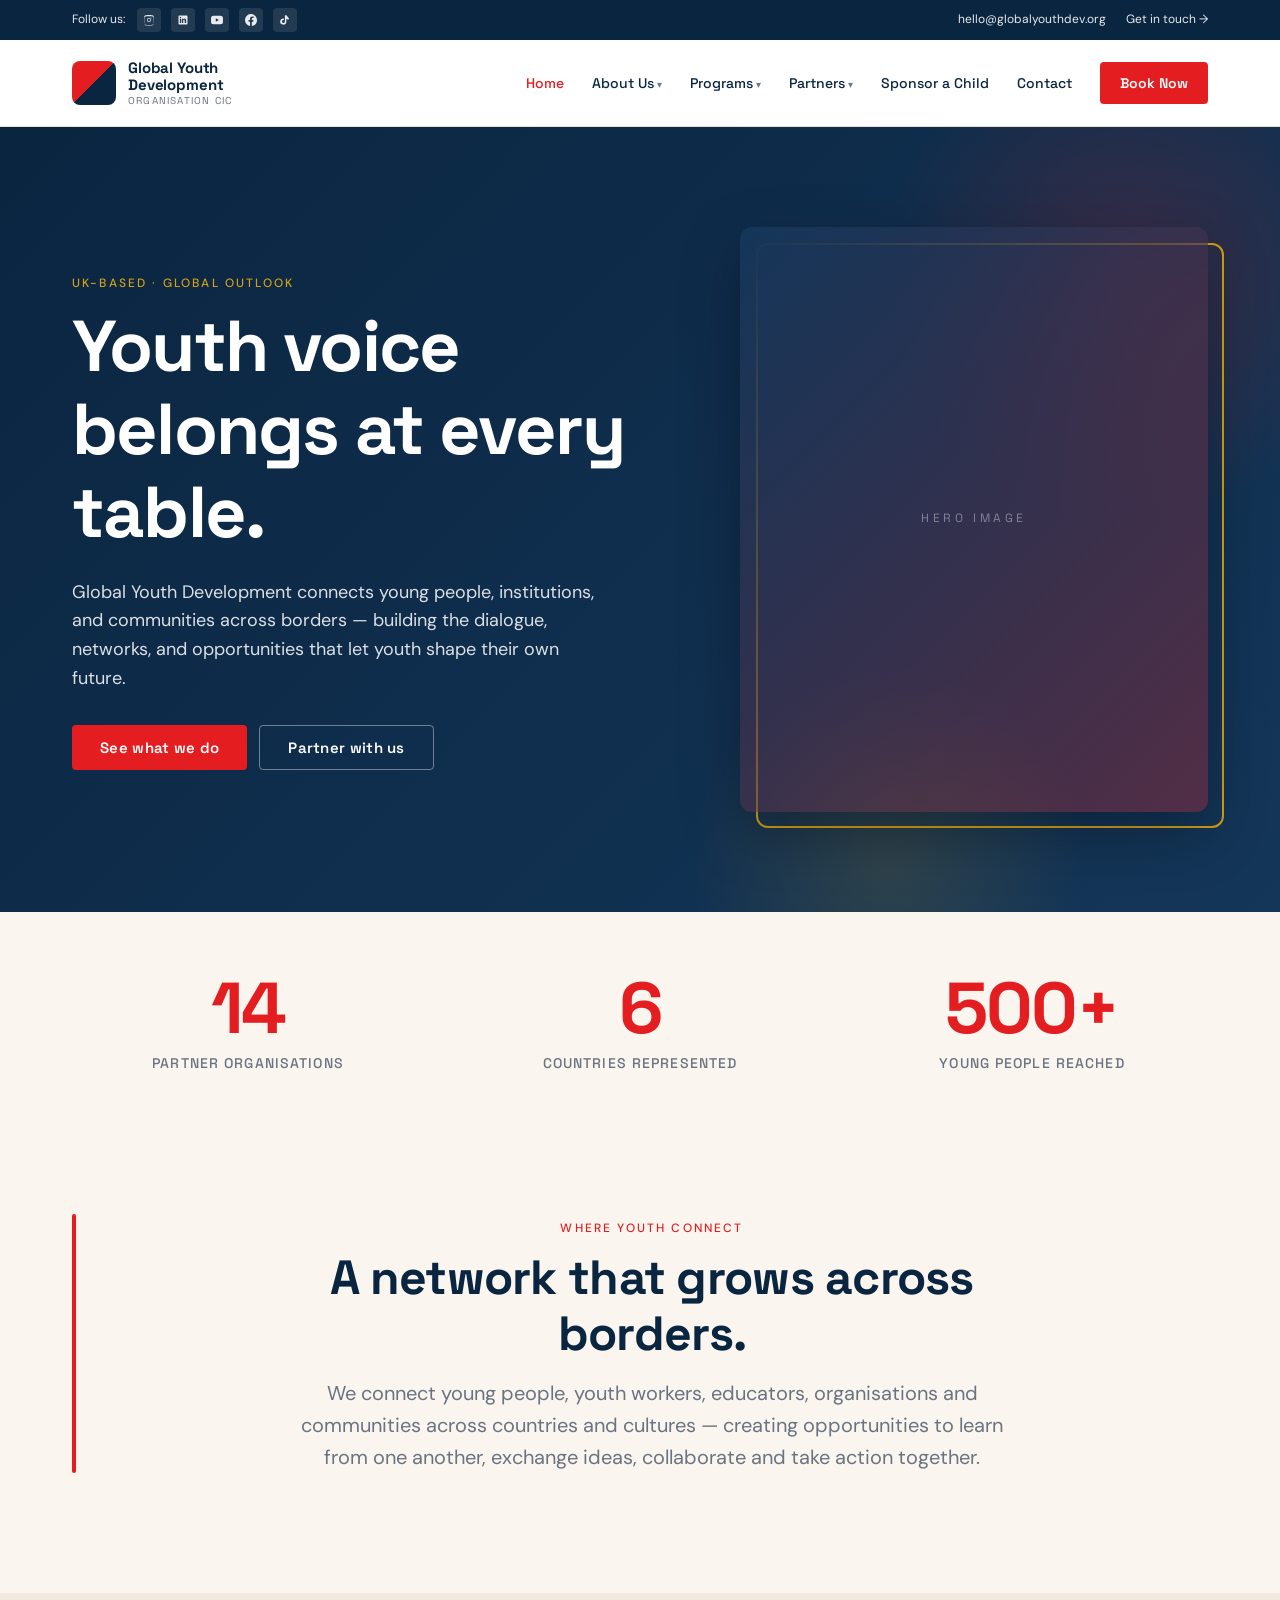
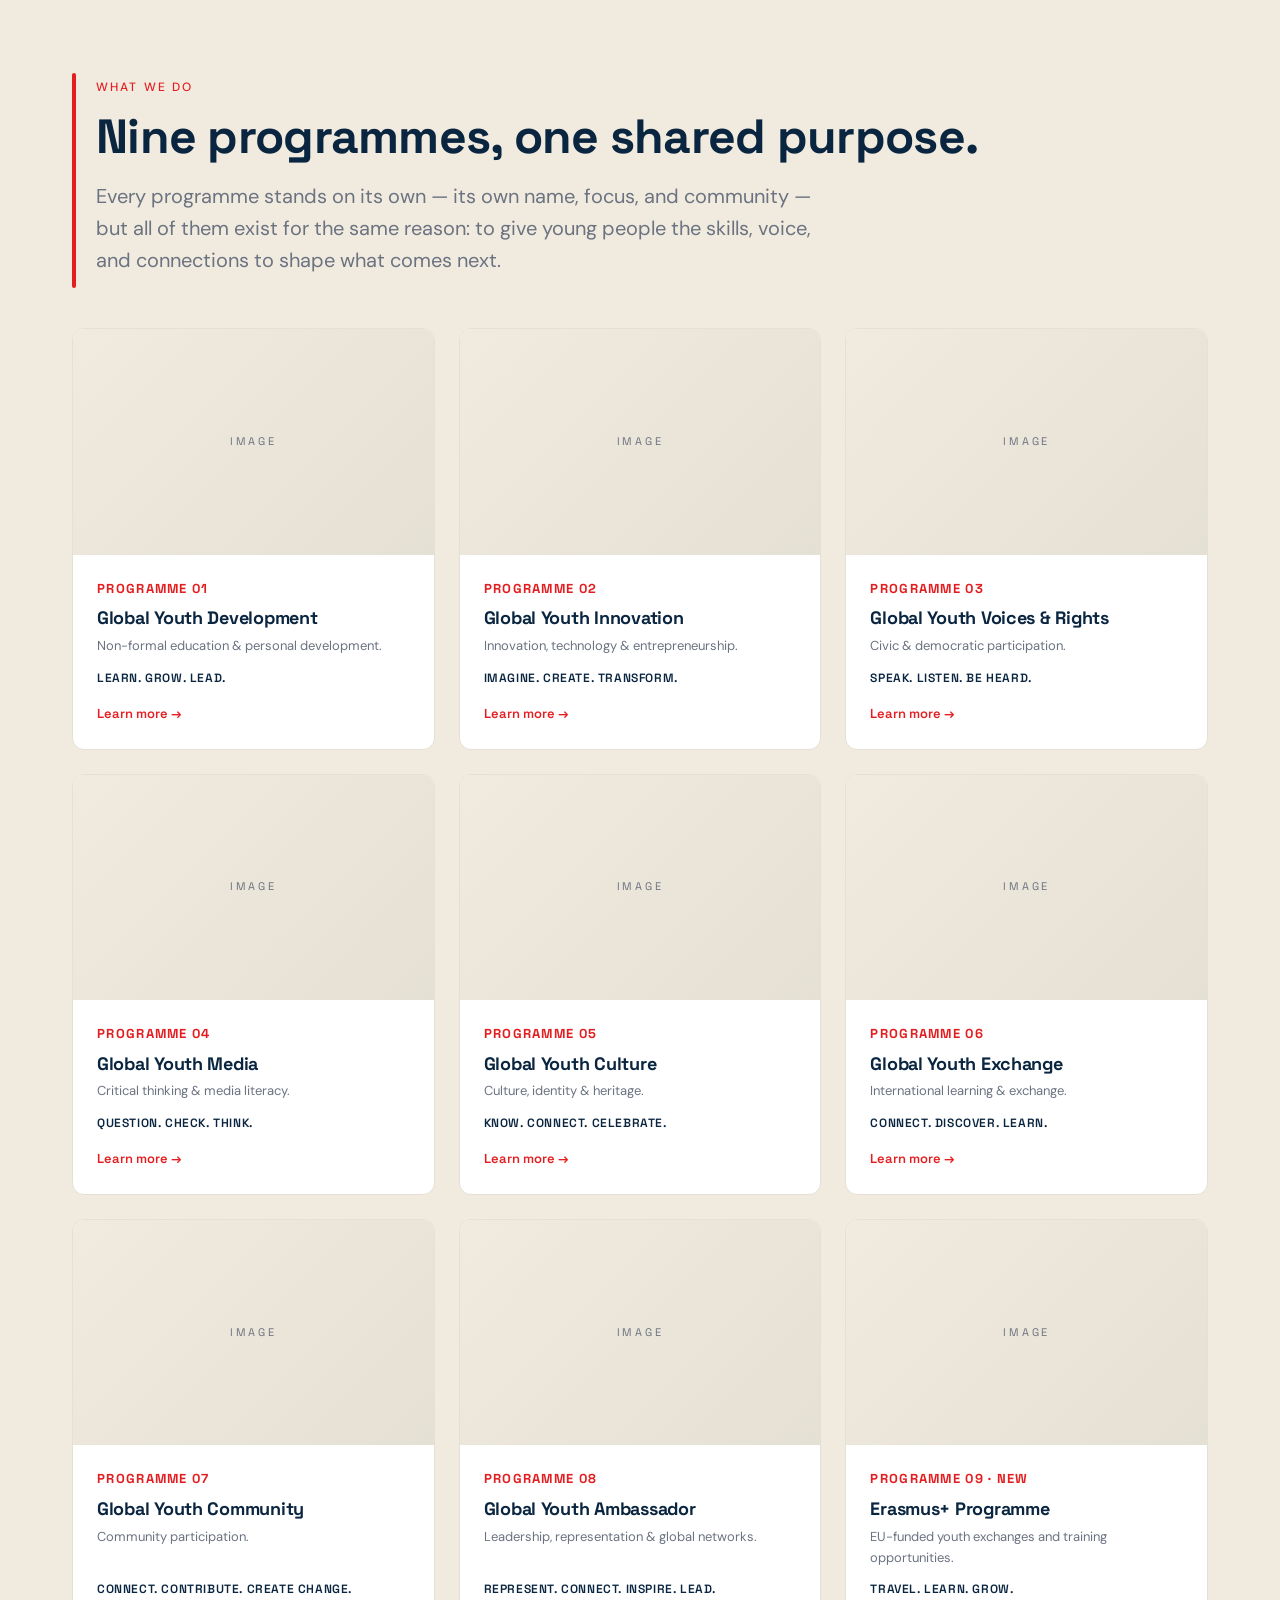
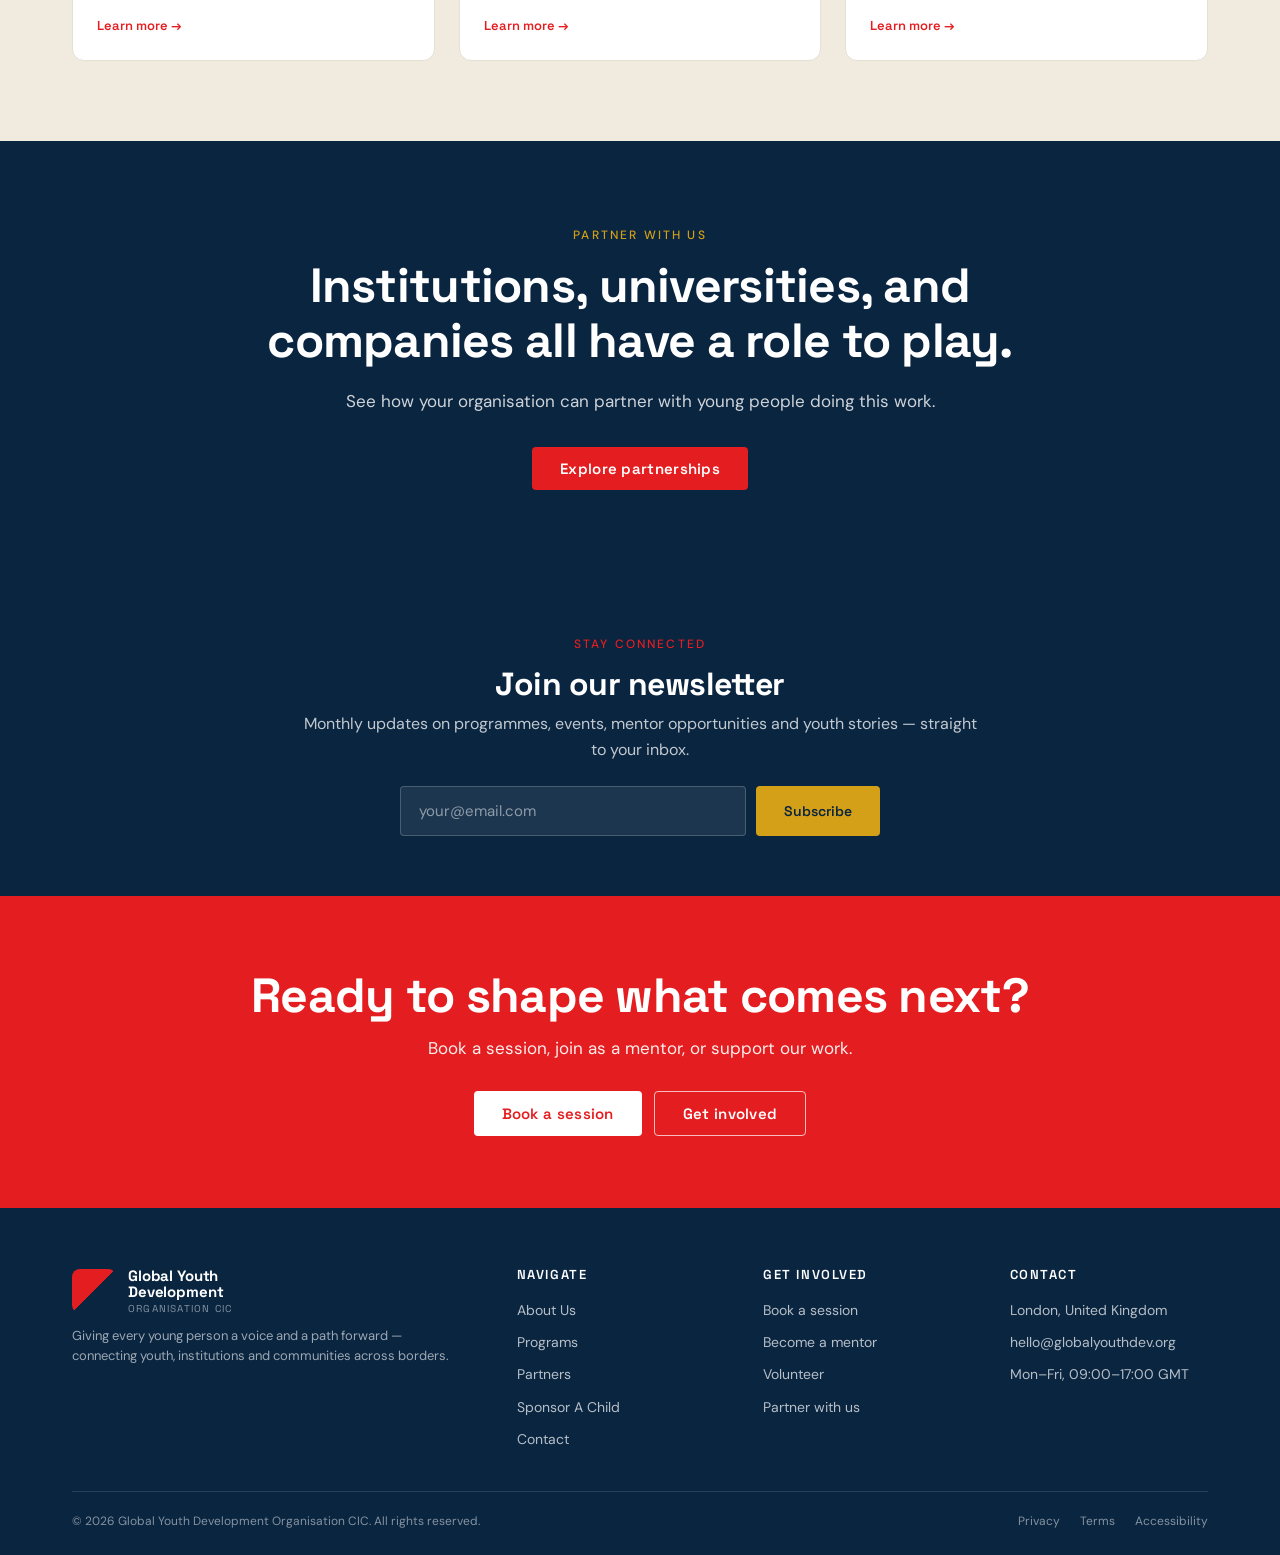
<file: gyd-site/index.html>
<!DOCTYPE html>
<html lang="en">
<head>
<meta charset="UTF-8">
<meta name="viewport" content="width=device-width, initial-scale=1.0">
<title>Home | Global Youth Development Organisation CIC</title>
<meta name="description" content="A UK-based youth development organisation with a global outlook. We connect young people, institutions and communities across borders.">
<link rel="preconnect" href="https://fonts.googleapis.com">
<link rel="preconnect" href="https://fonts.gstatic.com" crossorigin>
<link href="https://fonts.googleapis.com/css2?family=DM+Sans:wght@400;500;700&family=Space+Grotesk:wght@400;500;600;700&display=swap" rel="stylesheet">
<link rel="stylesheet" href="css/style.css">
</head>
<body>

<!-- ===== TOP BAR ===== -->
<div class="topbar">
  <div class="wrap">
    <div class="topbar-left">
      <span class="hide-mobile">Follow us:</span>
      <div class="social-icons">
        <a href="#" aria-label="Instagram"><svg viewBox="0 0 24 24"><path d="M12 2.2c3.2 0 3.6 0 4.8.1 1.2.1 1.8.2 2.2.4.6.2 1 .5 1.5.9.4.4.7.9.9 1.5.2.4.3 1 .4 2.2.1 1.2.1 1.6.1 4.8s0 3.6-.1 4.8c-.1 1.2-.2 1.8-.4 2.2-.2.6-.5 1-.9 1.5-.4.4-.9.7-1.5.9-.4.2-1 .3-2.2.4-1.2.1-1.6.1-4.8.1s-3.6 0-4.8-.1c-1.2-.1-1.8-.2-2.2-.4-.6-.2-1-.5-1.5-.9-.4-.4-.7-.9-.9-1.5-.2-.4-.3-1-.4-2.2-.1-1.2-.1-1.6-.1-4.8s0-3.6.1-4.8c.1-1.2.2-1.8.4-2.2.2-.6.5-1 .9-1.5.4-.4.9-.7 1.5-.9.4-.2 1-.3 2.2-.4 1.2-.1 1.6-.1 4.8-.1zm0 2.2c-3.2 0-3.5 0-4.7.1-1.1.1-1.7.2-2.1.4-.5.2-.9.4-1.3.8-.4.4-.6.8-.8 1.3-.2.4-.3 1-.4 2.1-.1 1.2-.1 1.5-.1 4.7s0 3.5.1 4.7c.1 1.1.2 1.7.4 2.1.2.5.4.9.8 1.3.4.4.8.6 1.3.8.4.2 1 .3 2.1.4 1.2.1 1.5.1 4.7.1s3.5 0 4.7-.1c1.1-.1 1.7-.2 2.1-.4.5-.2.9-.4 1.3-.8.4-.4.6-.8.8-1.3.2-.4.3-1 .4-2.1.1-1.2.1-1.5.1-4.7s0-3.5-.1-4.7c-.1-1.1-.2-1.7-.4-2.1-.2-.5-.4-.9-.8-1.3-.4-.4-.8-.6-1.3-.8-.4-.2-1-.3-2.1-.4-1.2-.1-1.5-.1-4.7-.1zm0 3.7a4 4 0 110 8 4 4 0 010-8zm0 6.6a2.6 2.6 0 100-5.2 2.6 2.6 0 000 5.2zm5-6.8a.9.9 0 11-1.9 0 .9.9 0 011.9 0z"/></svg></a>
        <a href="#" aria-label="LinkedIn"><svg viewBox="0 0 24 24"><path d="M19 3H5c-1.1 0-2 .9-2 2v14c0 1.1.9 2 2 2h14c1.1 0 2-.9 2-2V5c0-1.1-.9-2-2-2zM8.3 18H5.7V9.5h2.6V18zM7 8.3C6.1 8.3 5.5 7.7 5.5 6.8s.6-1.5 1.5-1.5 1.5.6 1.5 1.5-.6 1.5-1.5 1.5zm11 9.7h-2.6v-4.1c0-1 0-2.3-1.4-2.3S12.4 12.7 12.4 14v4h-2.6V9.5h2.5v1.1h.1c.4-.7 1.3-1.4 2.6-1.4 2.8 0 3.3 1.8 3.3 4.2V18z"/></svg></a>
        <a href="#" aria-label="YouTube"><svg viewBox="0 0 24 24"><path d="M23.5 6.2c-.3-1-1.1-1.8-2.1-2.1C19.6 3.6 12 3.6 12 3.6s-7.6 0-9.4.5c-1 .3-1.8 1.1-2.1 2.1C0 8 0 12 0 12s0 4 .5 5.8c.3 1 1.1 1.8 2.1 2.1 1.8.5 9.4.5 9.4.5s7.6 0 9.4-.5c1-.3 1.8-1.1 2.1-2.1.5-1.8.5-5.8.5-5.8s0-4-.5-5.8zM9.6 15.6V8.4l6.3 3.6-6.3 3.6z"/></svg></a>
        <a href="#" aria-label="Facebook"><svg viewBox="0 0 24 24"><path d="M24 12a12 12 0 10-13.9 11.9v-8.4H7.1V12h3V9.4c0-3 1.8-4.6 4.5-4.6 1.3 0 2.6.2 2.6.2v2.9h-1.5c-1.5 0-2 .9-2 1.9V12h3.3l-.5 3.5h-2.8v8.4A12 12 0 0024 12z"/></svg></a>
        <a href="#" aria-label="TikTok"><svg viewBox="0 0 24 24"><path d="M19.6 6.3a4.8 4.8 0 01-2.9-1.1 4.8 4.8 0 01-1.6-2.9h-3.3v12.9a2.9 2.9 0 11-2-2.8V9a6.2 6.2 0 104.9 6V9.5a7.9 7.9 0 004.9 1.7v-3a4.8 4.8 0 01-2-.9z"/></svg></a>
      </div>
    </div>
    <div class="topbar-right">
      <a href="mailto:hello@globalyouthdev.org">hello@globalyouthdev.org</a>
      <a href="contact.html">Get in touch →</a>
    </div>
  </div>
</div>

<!-- ===== HEADER ===== -->
<header class="site-header">
  <div class="wrap">
    <a href="index.html" class="logo">
      <div class="logo-mark"></div>
      <div class="logo-text">Global Youth<br>Development<small>Organisation CIC</small></div>
    </a>
    <button class="mobile-toggle" aria-label="Menu" onclick="document.querySelector('.main-nav').classList.toggle('open')">☰</button>
    <ul class="main-nav">
      <li><a href="index.html" class="active">Home</a></li>
      <li class="has-dropdown"><a href="about.html">About Us</a>
        <ul class="dropdown">
          <li><a href="about.html#who">Who We Are</a></li>
          <li><a href="about.html#mission">Mission</a></li>
          <li><a href="about.html#vision">Vision</a></li>
          <li><a href="about.html#values">Our Values</a></li>
        </ul>
      </li>
      <li class="has-dropdown"><a href="programs.html">Programs</a>
        <ul class="dropdown">
          <li><a href="programs.html#p1">Global Youth Development</a></li>
          <li><a href="programs.html#p2">Global Youth Innovation</a></li>
          <li><a href="programs.html#p3">Global Youth Voices &amp; Rights</a></li>
          <li><a href="programs.html#p4">Global Youth Media</a></li>
          <li><a href="programs.html#p5">Global Youth Culture</a></li>
          <li><a href="programs.html#p6">Global Youth Exchange</a></li>
          <li><a href="programs.html#p7">Global Youth Community</a></li>
          <li><a href="programs.html#p8">Global Youth Ambassador</a></li>
          <li><a href="programs.html#p9">Erasmus+ Programme</a></li>
        </ul>
      </li>
      <li class="has-dropdown"><a href="partners.html">Partners</a>
        <ul class="dropdown">
          <li><a href="partners.html#private">Private Sector</a></li>
          <li><a href="partners.html#universities">Universities</a></li>
          <li><a href="partners.html#governments">Governments</a></li>
          <li><a href="partners.html#philanthropy">Philanthropy &amp; Civil Society</a></li>
        </ul>
      </li>
      <li><a href="sponsor.html">Sponsor a Child</a></li>
      <li><a href="contact.html">Contact</a></li>
      <li><a href="book.html" class="nav-cta">Book Now</a></li>
    </ul>
  </div>
</header>

<!-- ===== HERO ===== -->
<section class="hero">
  <div class="wrap">
    <div class="hero-grid">
      <div class="hero-content">
        <span class="eyebrow">UK-based · Global outlook</span>
        <h1>Youth voice belongs at every table.</h1>
        <p>Global Youth Development connects young people, institutions, and communities across borders — building the dialogue, networks, and opportunities that let youth shape their own future.</p>
        <div class="btn-group">
          <a href="about.html" class="btn btn-primary">See what we do</a>
          <a href="partners.html" class="btn btn-outline">Partner with us</a>
        </div>
      </div>
      <div class="hero-image-wrap">
        <div class="hero-image"></div>
      </div>
    </div>
  </div>
</section>

<!-- ===== STATS ===== -->
<section class="stats-strip">
  <div class="wrap">
    <div class="stats-grid">
      <div><div class="stat-num">14</div><div class="stat-lbl">Partner organisations</div></div>
      <div><div class="stat-num">6</div><div class="stat-lbl">Countries represented</div></div>
      <div><div class="stat-num">500+</div><div class="stat-lbl">Young people reached</div></div>
    </div>
  </div>
</section>

<!-- ===== NETWORK ACROSS BORDERS ===== -->
<section>
  <div class="wrap">
    <div class="marker">
      <div class="marker-body" style="text-align:center;max-width:820px;margin:0 auto">
        <span class="eyebrow">Where youth connect</span>
        <h2>A network that grows across borders.</h2>
        <p class="lead" style="margin:16px auto 0">We connect young people, youth workers, educators, organisations and communities across countries and cultures — creating opportunities to learn from one another, exchange ideas, collaborate and take action together.</p>
      </div>
    </div>
  </div>
</section>

<!-- ===== PROGRAMS PREVIEW ===== -->
<section class="section-cream">
  <div class="wrap">
    <div class="marker">
      <div class="marker-body">
        <span class="eyebrow">What we do</span>
        <h2>Nine programmes, one shared purpose.</h2>
        <p class="lead">Every programme stands on its own — its own name, focus, and community — but all of them exist for the same reason: to give young people the skills, voice, and connections to shape what comes next.</p>
      </div>
    </div>

    <div class="card-grid-3">
      <div class="program-card">
        <div class="card-img"></div>
        <div class="card-body">
          <div class="card-num">PROGRAMME 01</div>
          <h4>Global Youth Development</h4>
          <div class="card-sub">Non-formal education &amp; personal development.</div>
          <div class="card-tagline">Learn. Grow. Lead.</div>
          <a href="programs.html#p1" class="card-link">Learn more →</a>
        </div>
      </div>
      <div class="program-card">
        <div class="card-img"></div>
        <div class="card-body">
          <div class="card-num">PROGRAMME 02</div>
          <h4>Global Youth Innovation</h4>
          <div class="card-sub">Innovation, technology &amp; entrepreneurship.</div>
          <div class="card-tagline">Imagine. Create. Transform.</div>
          <a href="programs.html#p2" class="card-link">Learn more →</a>
        </div>
      </div>
      <div class="program-card">
        <div class="card-img"></div>
        <div class="card-body">
          <div class="card-num">PROGRAMME 03</div>
          <h4>Global Youth Voices &amp; Rights</h4>
          <div class="card-sub">Civic &amp; democratic participation.</div>
          <div class="card-tagline">Speak. Listen. Be Heard.</div>
          <a href="programs.html#p3" class="card-link">Learn more →</a>
        </div>
      </div>
      <div class="program-card">
        <div class="card-img"></div>
        <div class="card-body">
          <div class="card-num">PROGRAMME 04</div>
          <h4>Global Youth Media</h4>
          <div class="card-sub">Critical thinking &amp; media literacy.</div>
          <div class="card-tagline">Question. Check. Think.</div>
          <a href="programs.html#p4" class="card-link">Learn more →</a>
        </div>
      </div>
      <div class="program-card">
        <div class="card-img"></div>
        <div class="card-body">
          <div class="card-num">PROGRAMME 05</div>
          <h4>Global Youth Culture</h4>
          <div class="card-sub">Culture, identity &amp; heritage.</div>
          <div class="card-tagline">Know. Connect. Celebrate.</div>
          <a href="programs.html#p5" class="card-link">Learn more →</a>
        </div>
      </div>
      <div class="program-card">
        <div class="card-img"></div>
        <div class="card-body">
          <div class="card-num">PROGRAMME 06</div>
          <h4>Global Youth Exchange</h4>
          <div class="card-sub">International learning &amp; exchange.</div>
          <div class="card-tagline">Connect. Discover. Learn.</div>
          <a href="programs.html#p6" class="card-link">Learn more →</a>
        </div>
      </div>
      <div class="program-card">
        <div class="card-img"></div>
        <div class="card-body">
          <div class="card-num">PROGRAMME 07</div>
          <h4>Global Youth Community</h4>
          <div class="card-sub">Community participation.</div>
          <div class="card-tagline">Connect. Contribute. Create Change.</div>
          <a href="programs.html#p7" class="card-link">Learn more →</a>
        </div>
      </div>
      <div class="program-card">
        <div class="card-img"></div>
        <div class="card-body">
          <div class="card-num">PROGRAMME 08</div>
          <h4>Global Youth Ambassador</h4>
          <div class="card-sub">Leadership, representation &amp; global networks.</div>
          <div class="card-tagline">Represent. Connect. Inspire. Lead.</div>
          <a href="programs.html#p8" class="card-link">Learn more →</a>
        </div>
      </div>
      <div class="program-card">
        <div class="card-img"></div>
        <div class="card-body">
          <div class="card-num">PROGRAMME 09 · NEW</div>
          <h4>Erasmus+ Programme</h4>
          <div class="card-sub">EU-funded youth exchanges and training opportunities.</div>
          <div class="card-tagline">Travel. Learn. Grow.</div>
          <a href="programs.html#p9" class="card-link">Learn more →</a>
        </div>
      </div>
    </div>
  </div>
</section>

<!-- ===== PARTNER INVITATION ===== -->
<section class="section-dark">
  <div class="wrap">
    <div style="max-width:800px;margin:0 auto;text-align:center">
      <span class="eyebrow">Partner with us</span>
      <h2>Institutions, universities, and companies all have a role to play.</h2>
      <p style="font-size:17px;margin:20px auto 32px;max-width:640px">See how your organisation can partner with young people doing this work.</p>
      <a href="partners.html" class="btn btn-primary">Explore partnerships</a>
    </div>
  </div>
</section>

<!-- ===== NEWSLETTER ===== -->
<section class="newsletter">
  <div class="wrap">
    <div class="newsletter-inner">
      <span class="eyebrow">Stay connected</span>
      <h3>Join our newsletter</h3>
      <p>Monthly updates on programmes, events, mentor opportunities and youth stories — straight to your inbox.</p>
      <form class="newsletter-form" onsubmit="event.preventDefault();alert('Thanks for subscribing!')">
        <input type="email" placeholder="your@email.com" required>
        <button type="submit">Subscribe</button>
      </form>
    </div>
  </div>
</section>

<!-- ===== CTA BAND ===== -->
<section class="cta-band">
  <div class="wrap">
    <h2>Ready to shape what comes next?</h2>
    <p>Book a session, join as a mentor, or support our work.</p>
    <div class="btn-group">
      <a href="book.html" class="btn btn-primary">Book a session</a>
      <a href="sponsor.html" class="btn btn-outline">Get involved</a>
    </div>
  </div>
</section>

<!-- ===== FOOTER ===== -->
<footer class="site-footer">
  <div class="wrap">
    <div class="footer-grid">
      <div class="footer-brand">
        <div class="logo">
          <div class="logo-mark"></div>
          <div class="logo-text" style="color:var(--white)">Global Youth<br>Development<small style="color:rgba(255,255,255,0.5)">Organisation CIC</small></div>
        </div>
        <p>Giving every young person a voice and a path forward — connecting youth, institutions and communities across borders.</p>
      </div>
      <div>
        <h5>Navigate</h5>
        <ul>
          <li><a href="about.html">About Us</a></li>
          <li><a href="programs.html">Programs</a></li>
          <li><a href="partners.html">Partners</a></li>
          <li><a href="sponsor.html">Sponsor A Child</a></li>
          <li><a href="contact.html">Contact</a></li>
        </ul>
      </div>
      <div>
        <h5>Get involved</h5>
        <ul>
          <li><a href="book.html">Book a session</a></li>
          <li><a href="sponsor.html">Become a mentor</a></li>
          <li><a href="sponsor.html">Volunteer</a></li>
          <li><a href="partners.html">Partner with us</a></li>
        </ul>
      </div>
      <div>
        <h5>Contact</h5>
        <ul>
          <li>London, United Kingdom</li>
          <li><a href="mailto:hello@globalyouthdev.org">hello@globalyouthdev.org</a></li>
          <li>Mon–Fri, 09:00–17:00 GMT</li>
        </ul>
      </div>
    </div>
    <div class="footer-bottom">
      <span>© 2026 Global Youth Development Organisation CIC. All rights reserved.</span>
      <div class="footer-bottom-links">
        <a href="#">Privacy</a>
        <a href="#">Terms</a>
        <a href="#">Accessibility</a>
      </div>
    </div>
  </div>
</footer>

</body>
</html>
</file>
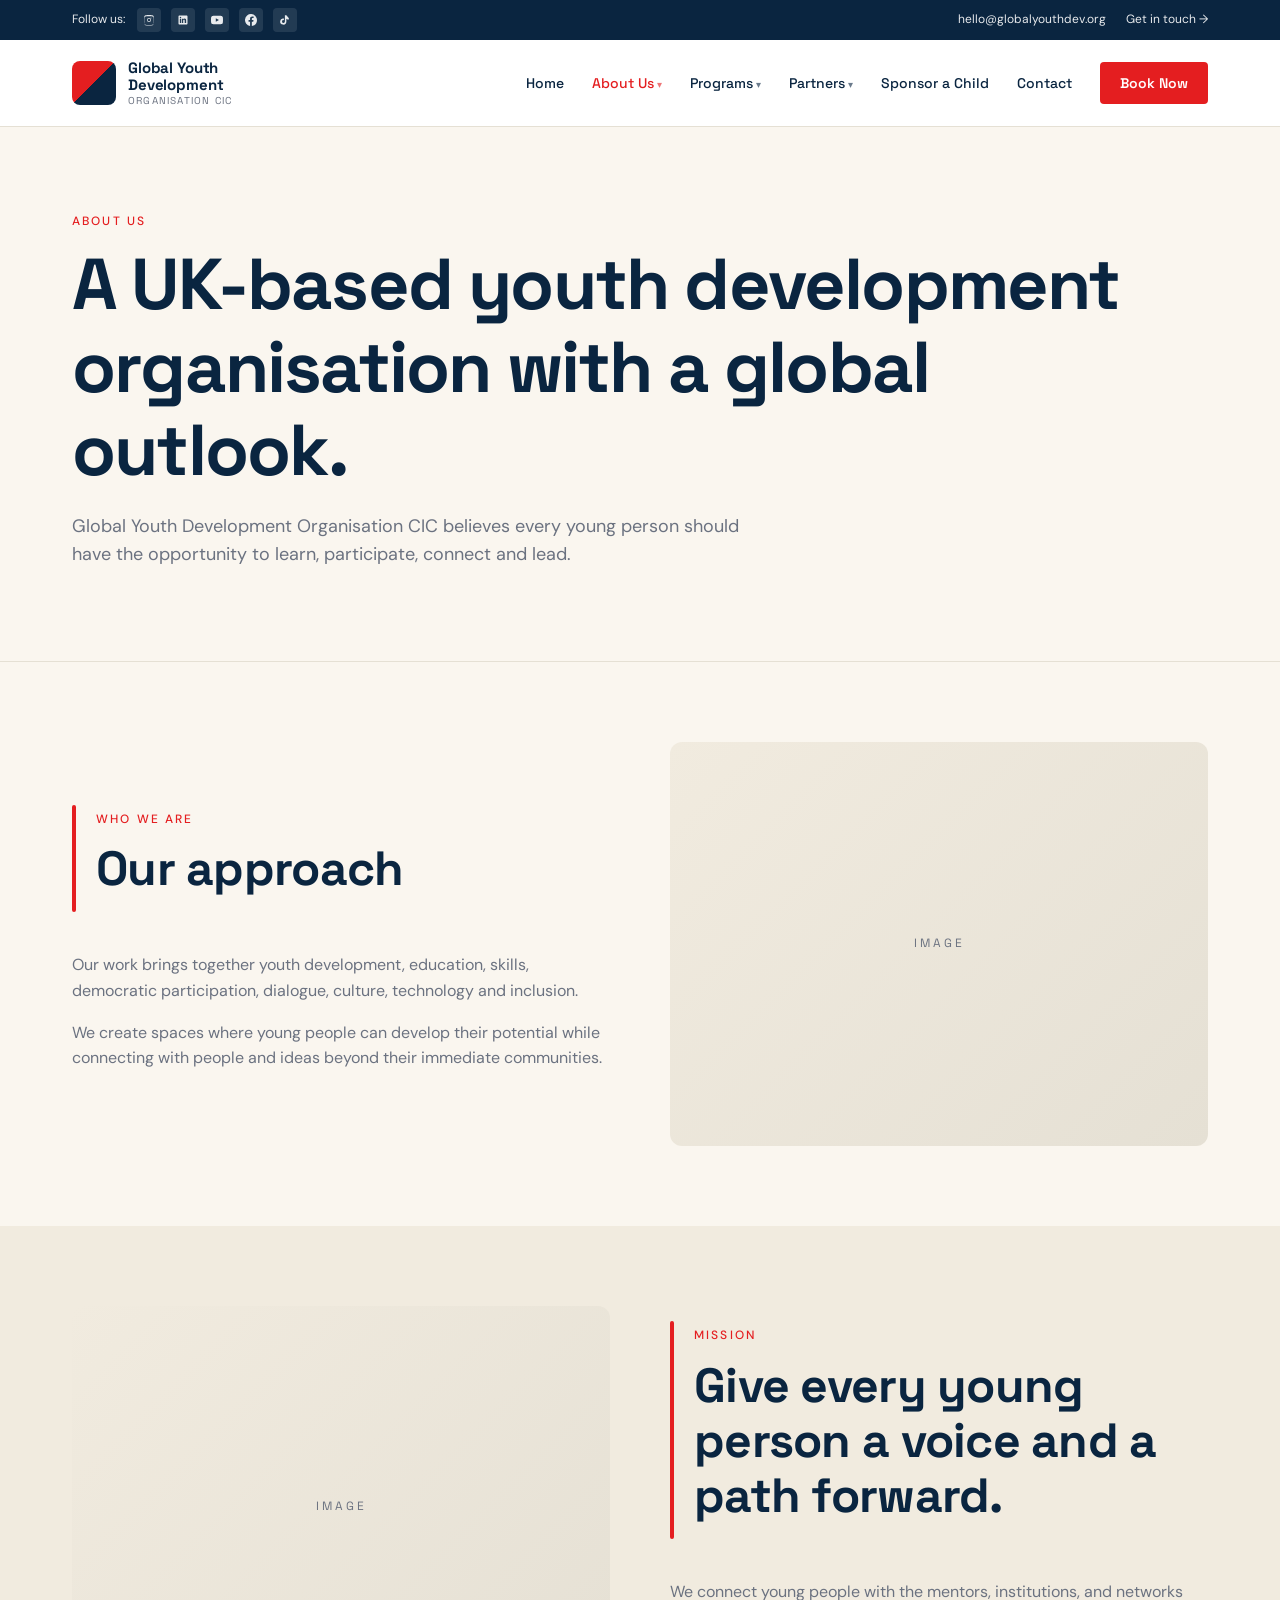
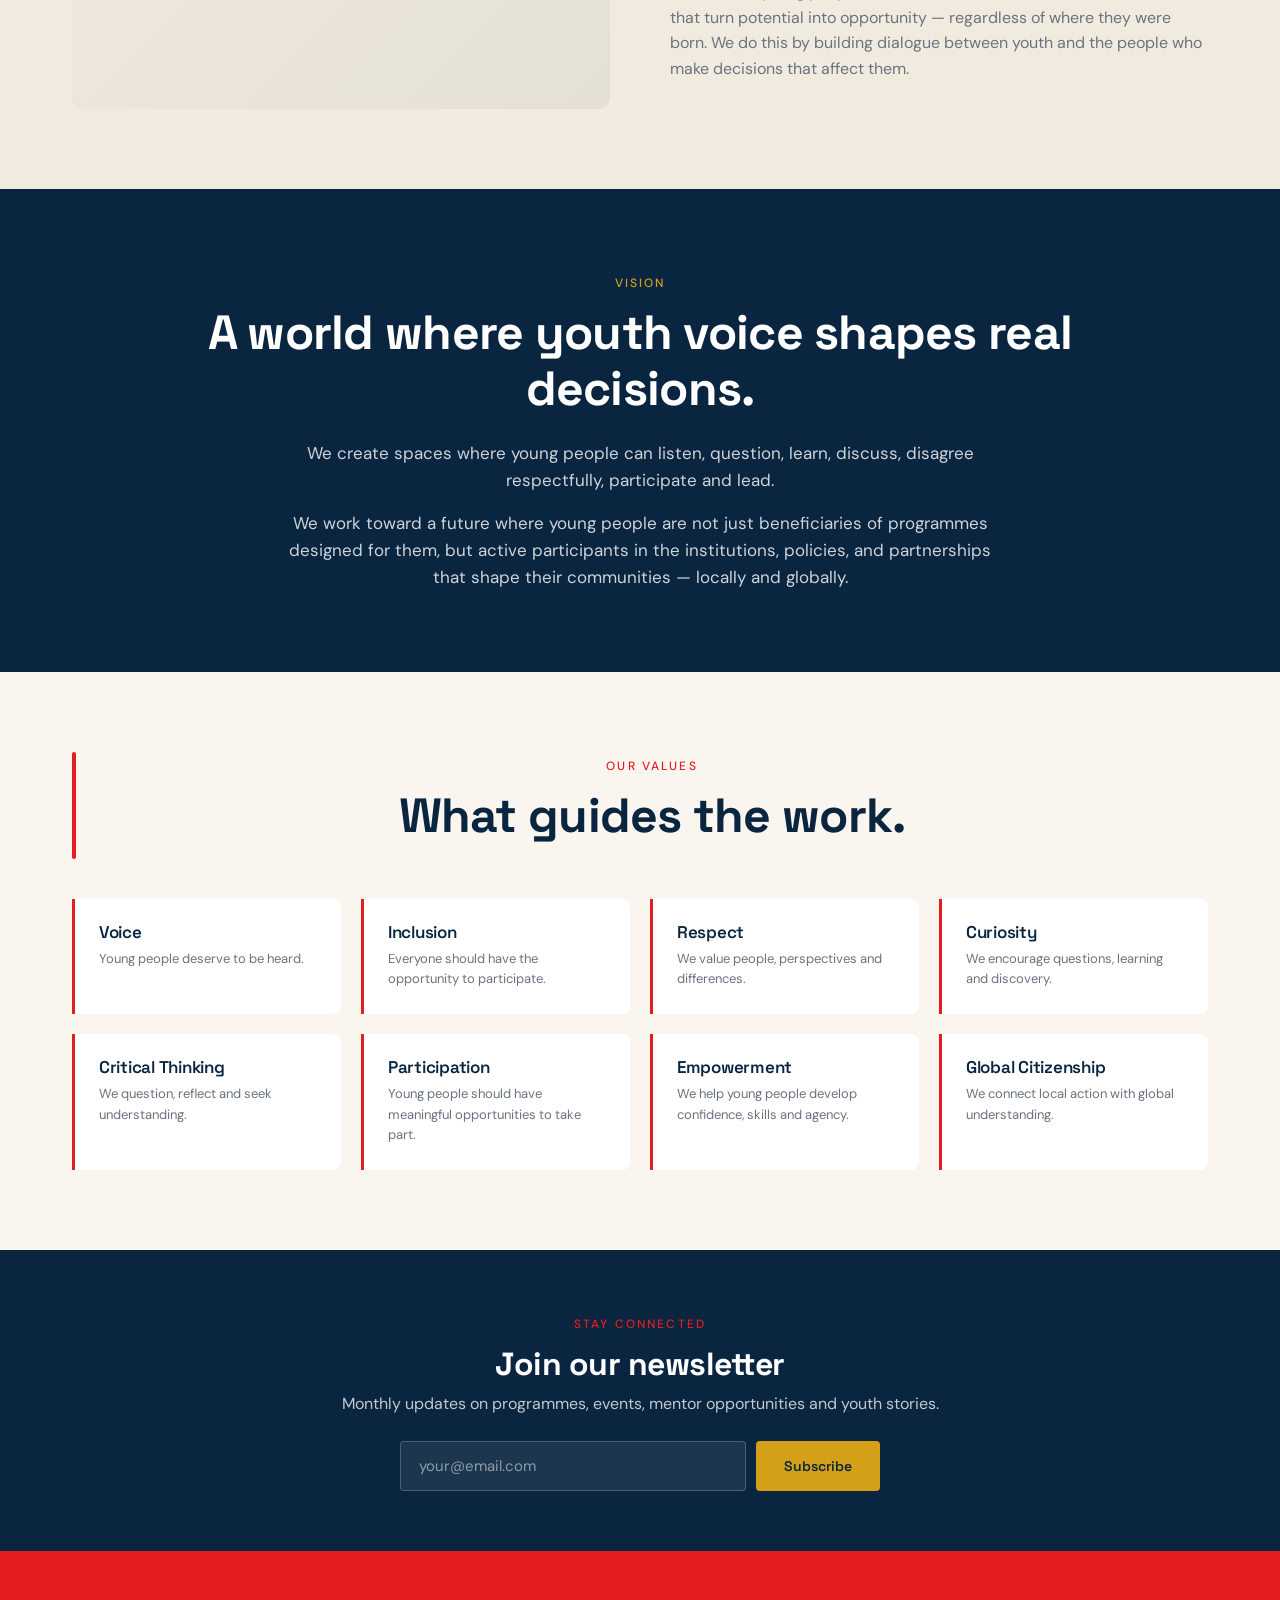
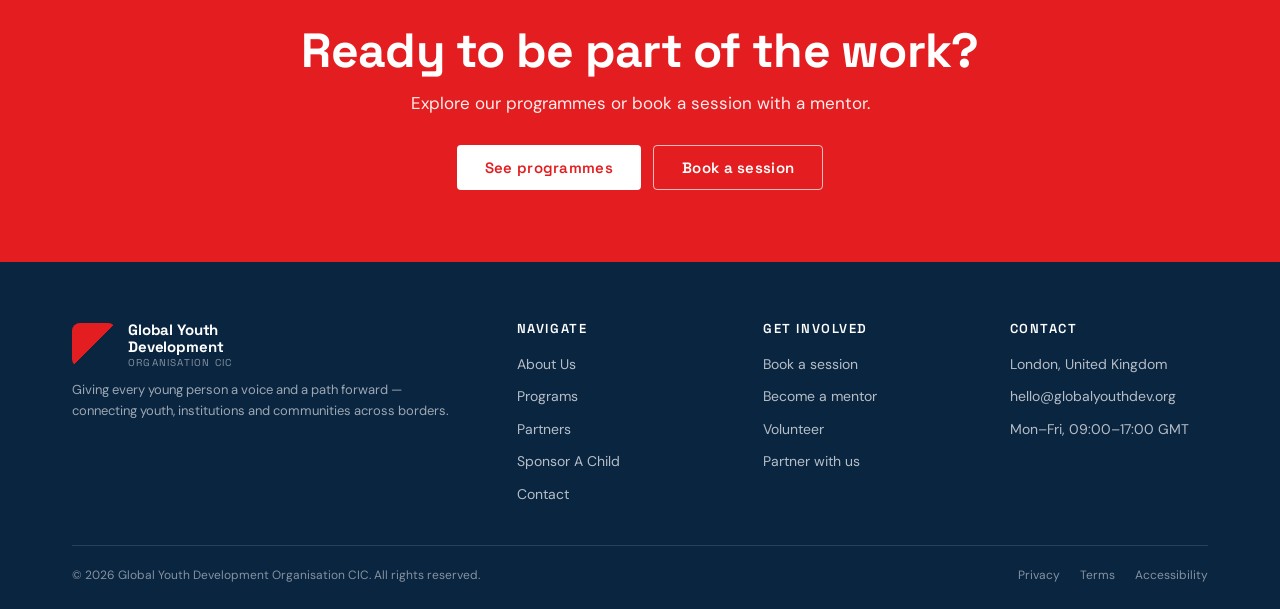
<file: gyd-site/about.html>
<!DOCTYPE html>
<html lang="en">
<head>
<meta charset="UTF-8">
<meta name="viewport" content="width=device-width, initial-scale=1.0">
<title>About Us | Global Youth Development Organisation CIC</title>
<meta name="description" content="A UK-based youth development organisation with a global outlook. Our mission, vision, approach and values.">
<link rel="preconnect" href="https://fonts.googleapis.com">
<link rel="preconnect" href="https://fonts.gstatic.com" crossorigin>
<link href="https://fonts.googleapis.com/css2?family=DM+Sans:wght@400;500;700&family=Space+Grotesk:wght@400;500;600;700&display=swap" rel="stylesheet">
<link rel="stylesheet" href="css/style.css">
</head>
<body>

<div class="topbar">
  <div class="wrap">
    <div class="topbar-left">
      <span class="hide-mobile">Follow us:</span>
      <div class="social-icons">
        <a href="#" aria-label="Instagram"><svg viewBox="0 0 24 24"><path d="M12 2.2c3.2 0 3.6 0 4.8.1 1.2.1 1.8.2 2.2.4.6.2 1 .5 1.5.9.4.4.7.9.9 1.5.2.4.3 1 .4 2.2.1 1.2.1 1.6.1 4.8s0 3.6-.1 4.8c-.1 1.2-.2 1.8-.4 2.2-.2.6-.5 1-.9 1.5-.4.4-.9.7-1.5.9-.4.2-1 .3-2.2.4-1.2.1-1.6.1-4.8.1s-3.6 0-4.8-.1c-1.2-.1-1.8-.2-2.2-.4-.6-.2-1-.5-1.5-.9-.4-.4-.7-.9-.9-1.5-.2-.4-.3-1-.4-2.2-.1-1.2-.1-1.6-.1-4.8s0-3.6.1-4.8c.1-1.2.2-1.8.4-2.2.2-.6.5-1 .9-1.5.4-.4.9-.7 1.5-.9.4-.2 1-.3 2.2-.4 1.2-.1 1.6-.1 4.8-.1zm0 2.2c-3.2 0-3.5 0-4.7.1-1.1.1-1.7.2-2.1.4-.5.2-.9.4-1.3.8-.4.4-.6.8-.8 1.3-.2.4-.3 1-.4 2.1-.1 1.2-.1 1.5-.1 4.7s0 3.5.1 4.7c.1 1.1.2 1.7.4 2.1.2.5.4.9.8 1.3.4.4.8.6 1.3.8.4.2 1 .3 2.1.4 1.2.1 1.5.1 4.7.1s3.5 0 4.7-.1c1.1-.1 1.7-.2 2.1-.4.5-.2.9-.4 1.3-.8.4-.4.6-.8.8-1.3.2-.4.3-1 .4-2.1.1-1.2.1-1.5.1-4.7s0-3.5-.1-4.7c-.1-1.1-.2-1.7-.4-2.1-.2-.5-.4-.9-.8-1.3-.4-.4-.8-.6-1.3-.8-.4-.2-1-.3-2.1-.4-1.2-.1-1.5-.1-4.7-.1zm0 3.7a4 4 0 110 8 4 4 0 010-8zm0 6.6a2.6 2.6 0 100-5.2 2.6 2.6 0 000 5.2zm5-6.8a.9.9 0 11-1.9 0 .9.9 0 011.9 0z"/></svg></a>
        <a href="#" aria-label="LinkedIn"><svg viewBox="0 0 24 24"><path d="M19 3H5c-1.1 0-2 .9-2 2v14c0 1.1.9 2 2 2h14c1.1 0 2-.9 2-2V5c0-1.1-.9-2-2-2zM8.3 18H5.7V9.5h2.6V18zM7 8.3C6.1 8.3 5.5 7.7 5.5 6.8s.6-1.5 1.5-1.5 1.5.6 1.5 1.5-.6 1.5-1.5 1.5zm11 9.7h-2.6v-4.1c0-1 0-2.3-1.4-2.3S12.4 12.7 12.4 14v4h-2.6V9.5h2.5v1.1h.1c.4-.7 1.3-1.4 2.6-1.4 2.8 0 3.3 1.8 3.3 4.2V18z"/></svg></a>
        <a href="#" aria-label="YouTube"><svg viewBox="0 0 24 24"><path d="M23.5 6.2c-.3-1-1.1-1.8-2.1-2.1C19.6 3.6 12 3.6 12 3.6s-7.6 0-9.4.5c-1 .3-1.8 1.1-2.1 2.1C0 8 0 12 0 12s0 4 .5 5.8c.3 1 1.1 1.8 2.1 2.1 1.8.5 9.4.5 9.4.5s7.6 0 9.4-.5c1-.3 1.8-1.1 2.1-2.1.5-1.8.5-5.8.5-5.8s0-4-.5-5.8zM9.6 15.6V8.4l6.3 3.6-6.3 3.6z"/></svg></a>
        <a href="#" aria-label="Facebook"><svg viewBox="0 0 24 24"><path d="M24 12a12 12 0 10-13.9 11.9v-8.4H7.1V12h3V9.4c0-3 1.8-4.6 4.5-4.6 1.3 0 2.6.2 2.6.2v2.9h-1.5c-1.5 0-2 .9-2 1.9V12h3.3l-.5 3.5h-2.8v8.4A12 12 0 0024 12z"/></svg></a>
        <a href="#" aria-label="TikTok"><svg viewBox="0 0 24 24"><path d="M19.6 6.3a4.8 4.8 0 01-2.9-1.1 4.8 4.8 0 01-1.6-2.9h-3.3v12.9a2.9 2.9 0 11-2-2.8V9a6.2 6.2 0 104.9 6V9.5a7.9 7.9 0 004.9 1.7v-3a4.8 4.8 0 01-2-.9z"/></svg></a>
      </div>
    </div>
    <div class="topbar-right">
      <a href="mailto:hello@globalyouthdev.org">hello@globalyouthdev.org</a>
      <a href="contact.html">Get in touch →</a>
    </div>
  </div>
</div>

<header class="site-header">
  <div class="wrap">
    <a href="index.html" class="logo">
      <div class="logo-mark"></div>
      <div class="logo-text">Global Youth<br>Development<small>Organisation CIC</small></div>
    </a>
    <button class="mobile-toggle" aria-label="Menu" onclick="document.querySelector('.main-nav').classList.toggle('open')">☰</button>
    <ul class="main-nav">
      <li><a href="index.html">Home</a></li>
      <li class="has-dropdown"><a href="about.html" class="active">About Us</a>
        <ul class="dropdown">
          <li><a href="about.html#who">Who We Are</a></li>
          <li><a href="about.html#mission">Mission</a></li>
          <li><a href="about.html#vision">Vision</a></li>
          <li><a href="about.html#values">Our Values</a></li>
        </ul>
      </li>
      <li class="has-dropdown"><a href="programs.html">Programs</a>
        <ul class="dropdown">
          <li><a href="programs.html#p1">Global Youth Development</a></li>
          <li><a href="programs.html#p2">Global Youth Innovation</a></li>
          <li><a href="programs.html#p3">Global Youth Voices &amp; Rights</a></li>
          <li><a href="programs.html#p4">Global Youth Media</a></li>
          <li><a href="programs.html#p5">Global Youth Culture</a></li>
          <li><a href="programs.html#p6">Global Youth Exchange</a></li>
          <li><a href="programs.html#p7">Global Youth Community</a></li>
          <li><a href="programs.html#p8">Global Youth Ambassador</a></li>
          <li><a href="programs.html#p9">Erasmus+ Programme</a></li>
        </ul>
      </li>
      <li class="has-dropdown"><a href="partners.html">Partners</a>
        <ul class="dropdown">
          <li><a href="partners.html#private">Private Sector</a></li>
          <li><a href="partners.html#universities">Universities</a></li>
          <li><a href="partners.html#governments">Governments</a></li>
          <li><a href="partners.html#philanthropy">Philanthropy &amp; Civil Society</a></li>
        </ul>
      </li>
      <li><a href="sponsor.html">Sponsor a Child</a></li>
      <li><a href="contact.html">Contact</a></li>
      <li><a href="book.html" class="nav-cta">Book Now</a></li>
    </ul>
  </div>
</header>

<!-- PAGE HERO -->
<section class="page-hero">
  <div class="wrap">
    <span class="eyebrow">About us</span>
    <h1>A UK-based youth development organisation with a global outlook.</h1>
    <p>Global Youth Development Organisation CIC believes every young person should have the opportunity to learn, participate, connect and lead.</p>
  </div>
</section>

<!-- WHO WE ARE -->
<section id="who">
  <div class="wrap">
    <div class="split">
      <div>
        <div class="marker">
          <div class="marker-body">
            <span class="eyebrow">Who we are</span>
            <h2>Our approach</h2>
          </div>
        </div>
        <p style="color:var(--muted);font-size:16px;margin-bottom:16px">Our work brings together youth development, education, skills, democratic participation, dialogue, culture, technology and inclusion.</p>
        <p style="color:var(--muted);font-size:16px">We create spaces where young people can develop their potential while connecting with people and ideas beyond their immediate communities.</p>
      </div>
      <div class="split-img"></div>
    </div>
  </div>
</section>

<!-- MISSION -->
<section id="mission" class="section-cream">
  <div class="wrap">
    <div class="split">
      <div class="split-img"></div>
      <div>
        <div class="marker">
          <div class="marker-body">
            <span class="eyebrow">Mission</span>
            <h2>Give every young person a voice and a path forward.</h2>
          </div>
        </div>
        <p style="color:var(--muted);font-size:16px">We connect young people with the mentors, institutions, and networks that turn potential into opportunity — regardless of where they were born. We do this by building dialogue between youth and the people who make decisions that affect them.</p>
      </div>
    </div>
  </div>
</section>

<!-- VISION -->
<section id="vision" class="section-dark">
  <div class="wrap">
    <div style="max-width:900px;margin:0 auto;text-align:center">
      <span class="eyebrow">Vision</span>
      <h2 style="margin-bottom:24px">A world where youth voice shapes real decisions.</h2>
      <p style="font-size:17px;max-width:720px;margin:0 auto 16px">We create spaces where young people can listen, question, learn, discuss, disagree respectfully, participate and lead.</p>
      <p style="font-size:17px;max-width:720px;margin:0 auto">We work toward a future where young people are not just beneficiaries of programmes designed for them, but active participants in the institutions, policies, and partnerships that shape their communities — locally and globally.</p>
    </div>
  </div>
</section>

<!-- OUR VALUES -->
<section id="values">
  <div class="wrap">
    <div class="marker">
      <div class="marker-body" style="text-align:center;max-width:720px;margin:0 auto">
        <span class="eyebrow">Our values</span>
        <h2>What guides the work.</h2>
      </div>
    </div>
    <div class="values-grid">
      <div class="value-item"><h5>Voice</h5><p>Young people deserve to be heard.</p></div>
      <div class="value-item"><h5>Inclusion</h5><p>Everyone should have the opportunity to participate.</p></div>
      <div class="value-item"><h5>Respect</h5><p>We value people, perspectives and differences.</p></div>
      <div class="value-item"><h5>Curiosity</h5><p>We encourage questions, learning and discovery.</p></div>
      <div class="value-item"><h5>Critical Thinking</h5><p>We question, reflect and seek understanding.</p></div>
      <div class="value-item"><h5>Participation</h5><p>Young people should have meaningful opportunities to take part.</p></div>
      <div class="value-item"><h5>Empowerment</h5><p>We help young people develop confidence, skills and agency.</p></div>
      <div class="value-item"><h5>Global Citizenship</h5><p>We connect local action with global understanding.</p></div>
    </div>
  </div>
</section>

<!-- NEWSLETTER -->
<section class="newsletter">
  <div class="wrap">
    <div class="newsletter-inner">
      <span class="eyebrow">Stay connected</span>
      <h3>Join our newsletter</h3>
      <p>Monthly updates on programmes, events, mentor opportunities and youth stories.</p>
      <form class="newsletter-form" onsubmit="event.preventDefault();alert('Thanks for subscribing!')">
        <input type="email" placeholder="your@email.com" required>
        <button type="submit">Subscribe</button>
      </form>
    </div>
  </div>
</section>

<!-- CTA -->
<section class="cta-band">
  <div class="wrap">
    <h2>Ready to be part of the work?</h2>
    <p>Explore our programmes or book a session with a mentor.</p>
    <div class="btn-group">
      <a href="programs.html" class="btn btn-primary">See programmes</a>
      <a href="book.html" class="btn btn-outline">Book a session</a>
    </div>
  </div>
</section>

<!-- FOOTER -->
<footer class="site-footer">
  <div class="wrap">
    <div class="footer-grid">
      <div class="footer-brand">
        <div class="logo"><div class="logo-mark"></div><div class="logo-text" style="color:var(--white)">Global Youth<br>Development<small style="color:rgba(255,255,255,0.5)">Organisation CIC</small></div></div>
        <p>Giving every young person a voice and a path forward — connecting youth, institutions and communities across borders.</p>
      </div>
      <div><h5>Navigate</h5><ul><li><a href="about.html">About Us</a></li><li><a href="programs.html">Programs</a></li><li><a href="partners.html">Partners</a></li><li><a href="sponsor.html">Sponsor A Child</a></li><li><a href="contact.html">Contact</a></li></ul></div>
      <div><h5>Get involved</h5><ul><li><a href="book.html">Book a session</a></li><li><a href="sponsor.html">Become a mentor</a></li><li><a href="sponsor.html">Volunteer</a></li><li><a href="partners.html">Partner with us</a></li></ul></div>
      <div><h5>Contact</h5><ul><li>London, United Kingdom</li><li><a href="mailto:hello@globalyouthdev.org">hello@globalyouthdev.org</a></li><li>Mon–Fri, 09:00–17:00 GMT</li></ul></div>
    </div>
    <div class="footer-bottom">
      <span>© 2026 Global Youth Development Organisation CIC. All rights reserved.</span>
      <div class="footer-bottom-links"><a href="#">Privacy</a><a href="#">Terms</a><a href="#">Accessibility</a></div>
    </div>
  </div>
</footer>

</body>
</html>
</file>
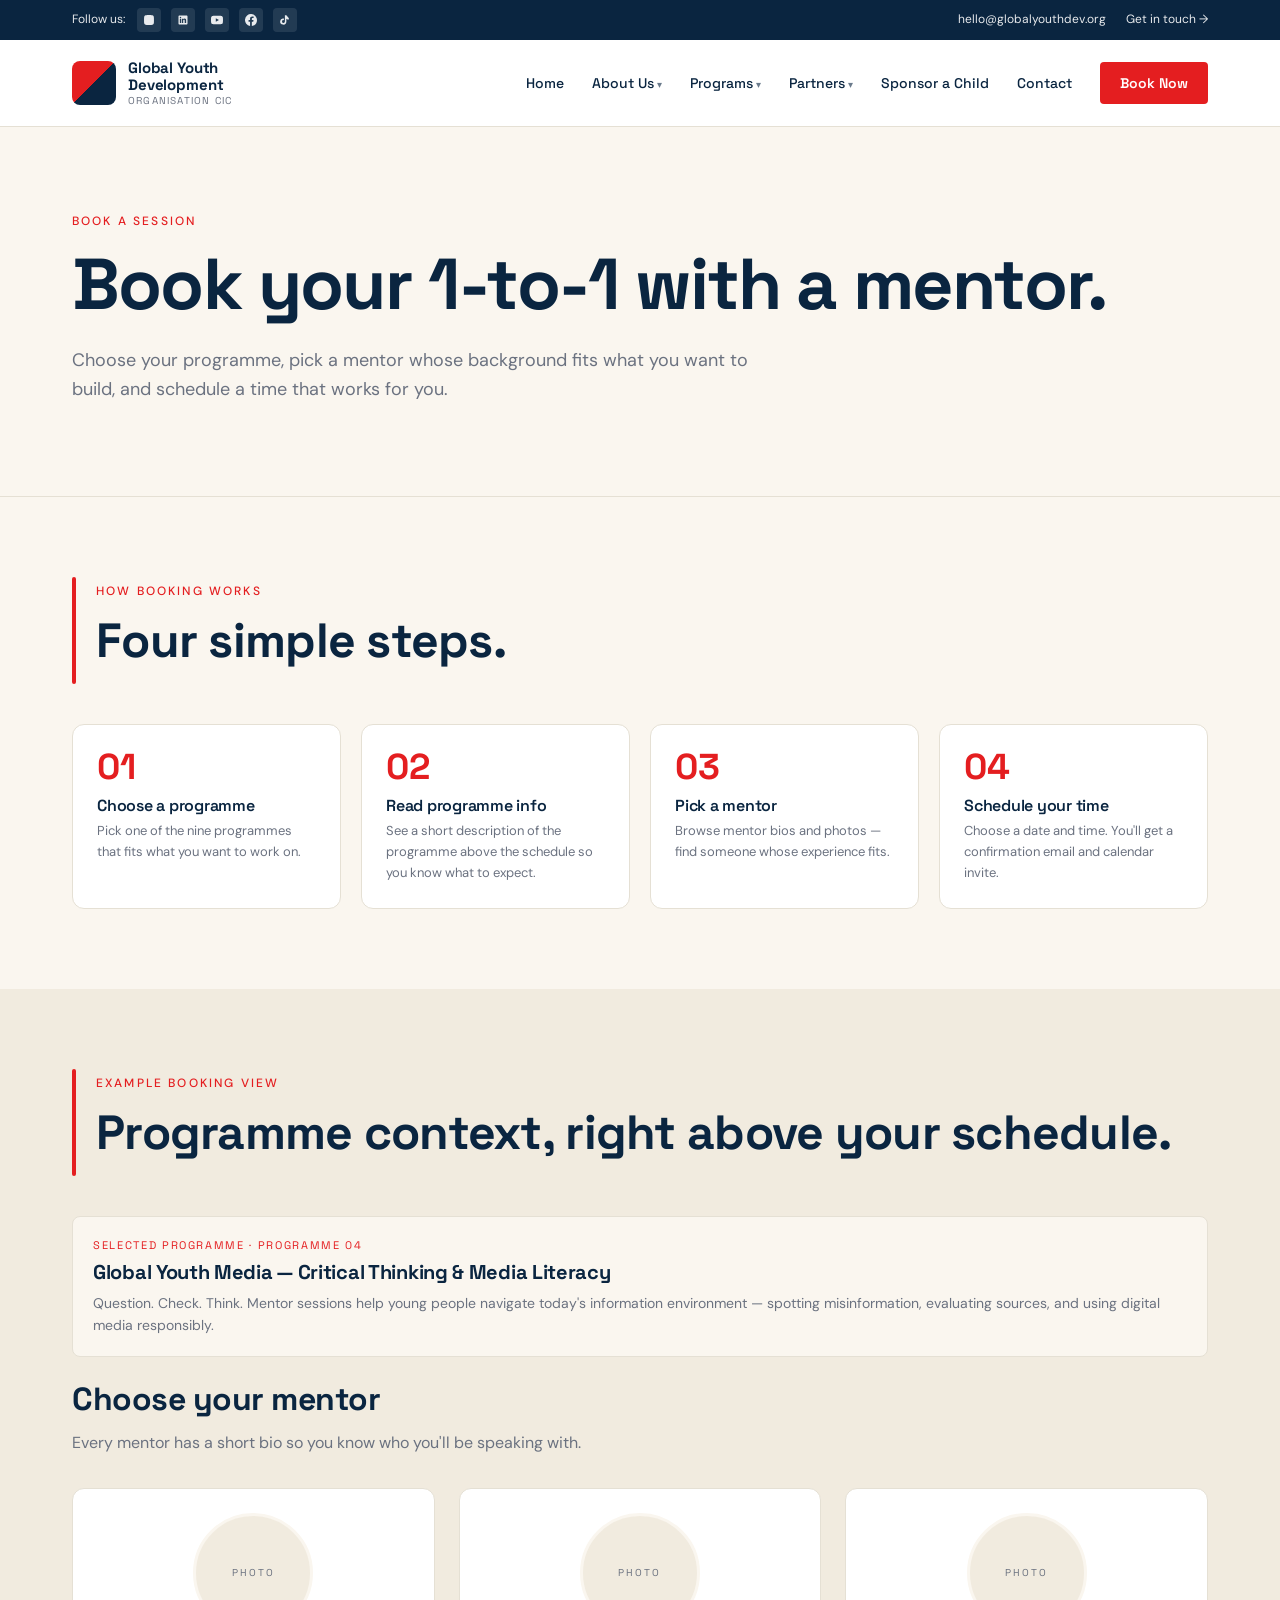
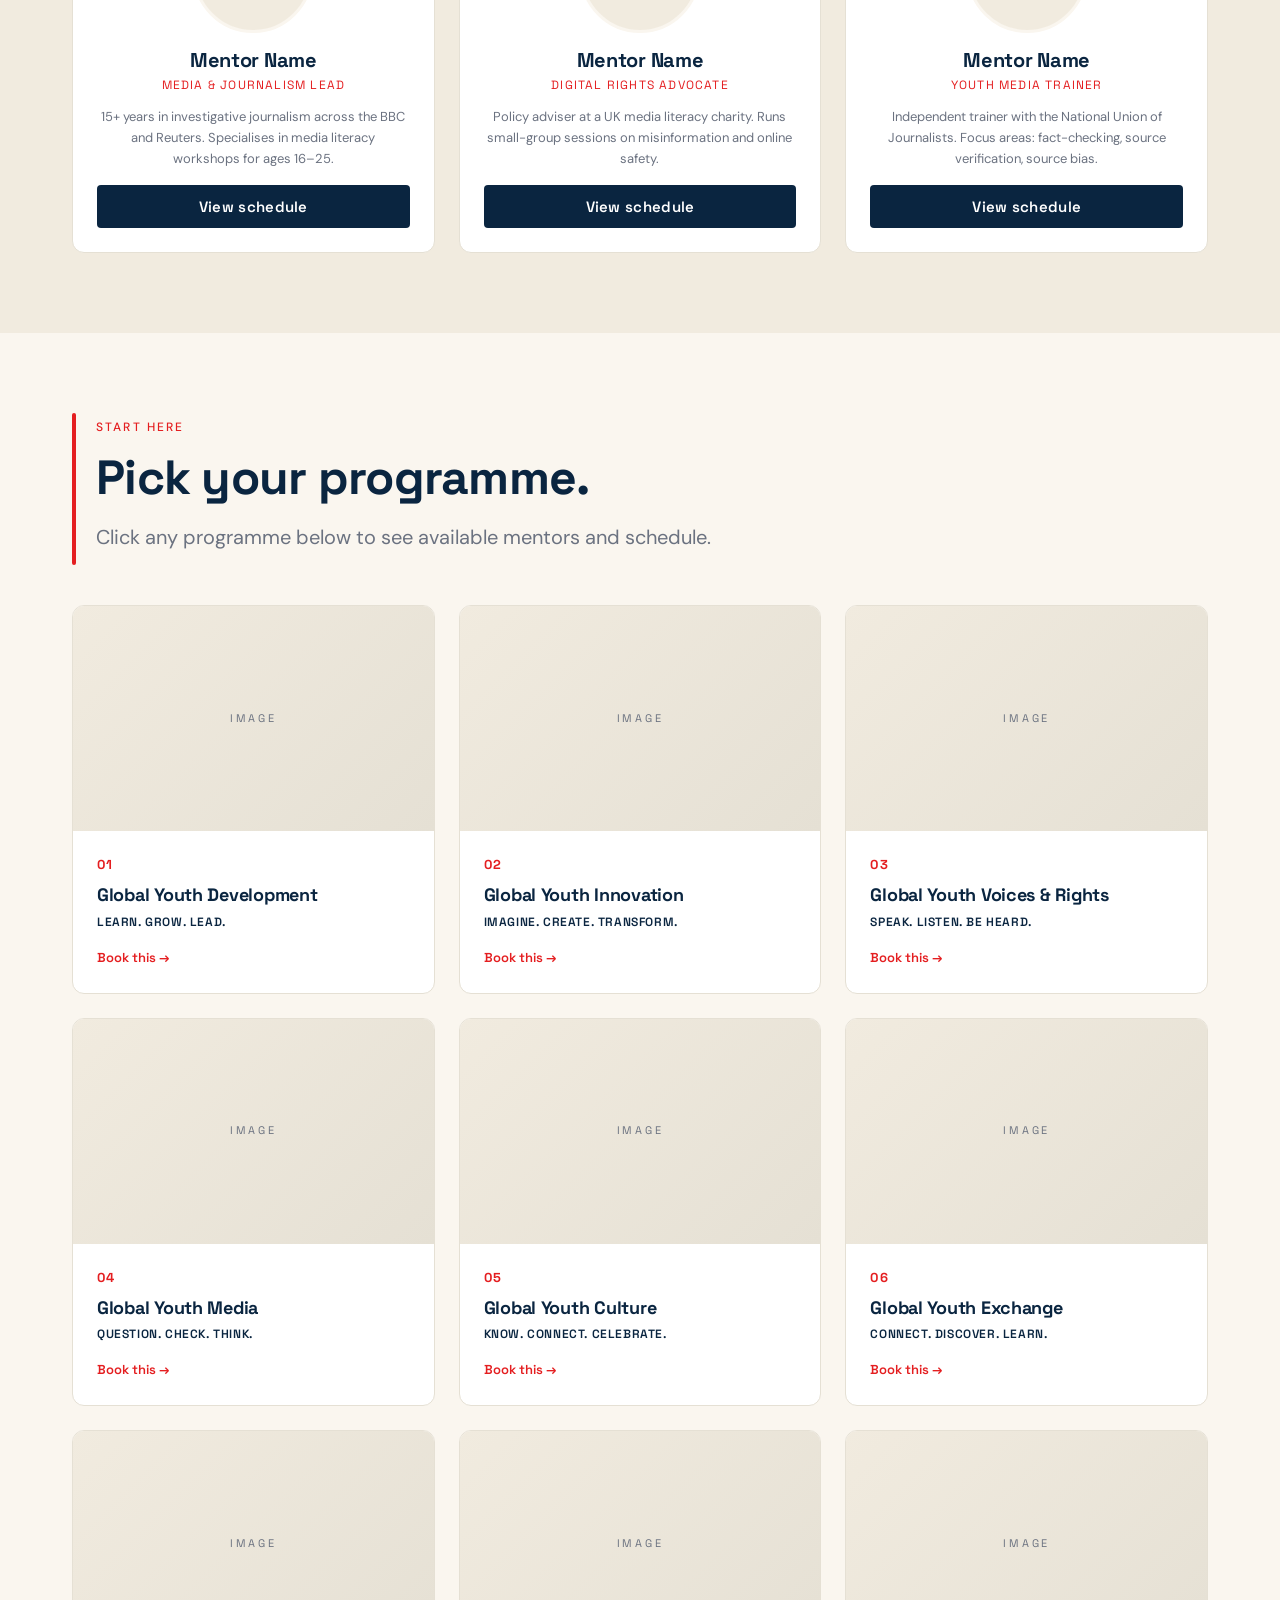
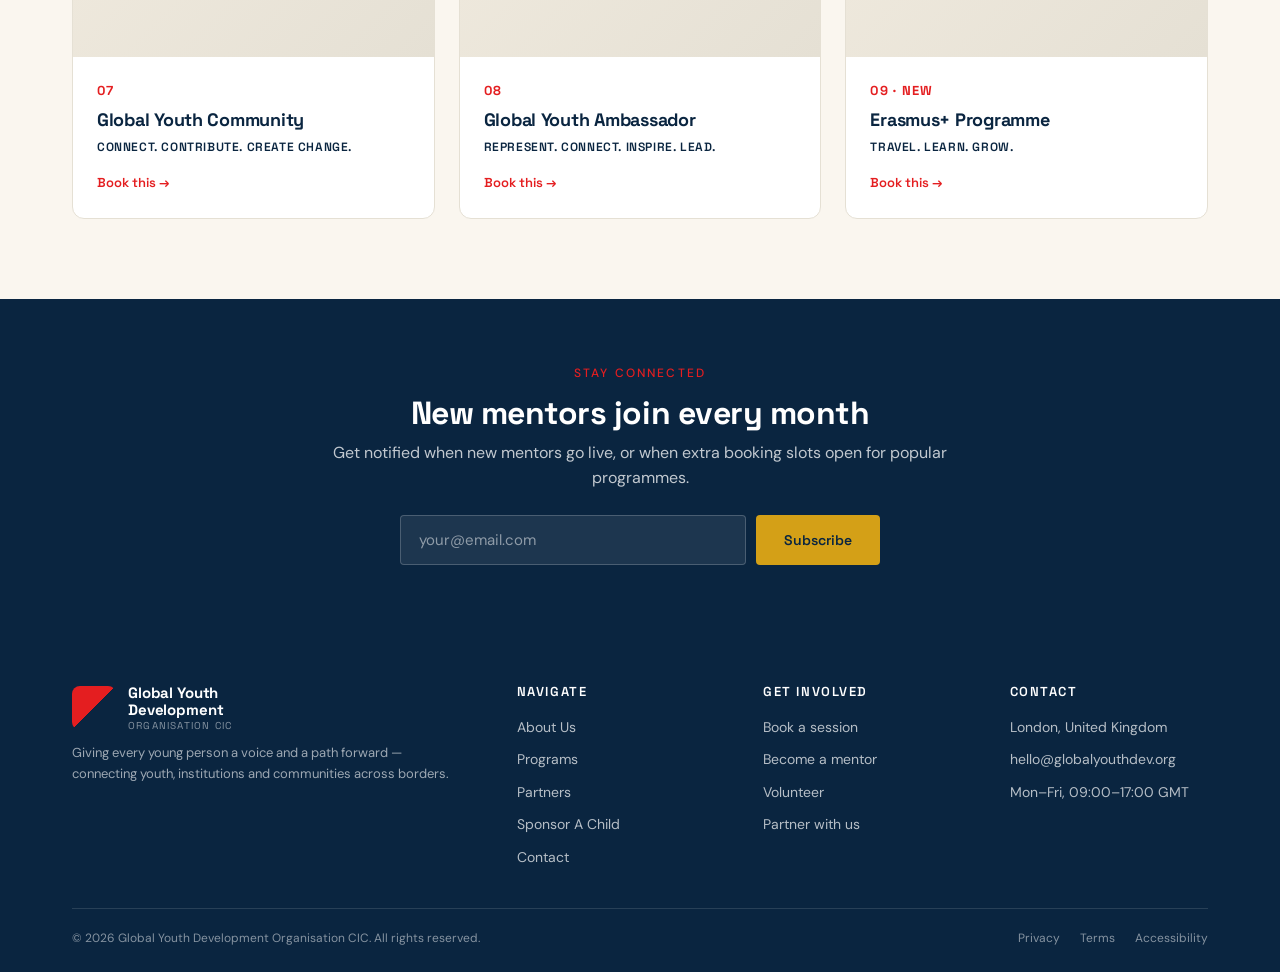
<file: gyd-site/book.html>
<!DOCTYPE html>
<html lang="en">
<head>
<meta charset="UTF-8">
<meta name="viewport" content="width=device-width, initial-scale=1.0">
<title>Book a Session | Global Youth Development Organisation CIC</title>
<meta name="description" content="Book a 1-to-1 mentor session. Pick your programme, choose your mentor, and schedule your time.">
<link rel="preconnect" href="https://fonts.googleapis.com">
<link rel="preconnect" href="https://fonts.gstatic.com" crossorigin>
<link href="https://fonts.googleapis.com/css2?family=DM+Sans:wght@400;500;700&family=Space+Grotesk:wght@400;500;600;700&display=swap" rel="stylesheet">
<link rel="stylesheet" href="css/style.css">
<style>
.step-flow { display: grid; grid-template-columns: repeat(4, 1fr); gap: 20px; counter-reset: step; margin-top: 32px; }
.step { background: var(--white); border: 1px solid var(--line); border-radius: 12px; padding: 24px; counter-increment: step; position: relative; }
.step::before { content: counter(step, decimal-leading-zero); font-family: var(--display); font-size: 36px; font-weight: 700; color: var(--red); line-height: 1; margin-bottom: 12px; display: block; }
.step h5 { margin-bottom: 6px; }
.step p { font-size: 13px; color: var(--muted); margin: 0; }
.mentor-grid { display: grid; grid-template-columns: repeat(3, 1fr); gap: 24px; margin-top: 32px; }
.sel-prog { background: var(--cream); border: 1px solid var(--line); border-radius: 8px; padding: 20px; margin-bottom: 24px; }
.sel-prog .label { font-family: var(--display); font-size: 11px; letter-spacing: 0.15em; color: var(--red); text-transform: uppercase; margin-bottom: 6px; }
.sel-prog h4 { margin-bottom: 8px; }
.sel-prog p { font-size: 14px; color: var(--muted); margin: 0; }
@media (max-width: 1024px) { .step-flow { grid-template-columns: repeat(2, 1fr); } .mentor-grid { grid-template-columns: repeat(2, 1fr); } }
@media (max-width: 768px) { .step-flow, .mentor-grid { grid-template-columns: 1fr; } }
</style>
</head>
<body>

<div class="topbar">
  <div class="wrap">
    <div class="topbar-left">
      <span class="hide-mobile">Follow us:</span>
      <div class="social-icons">
        <a href="#" aria-label="Instagram"><svg viewBox="0 0 24 24"><path d="M12 2.2c3.2 0 3.6 0 4.8.1 1.2.1 1.8.2 2.2.4.6.2 1 .5 1.5.9.4.4.7.9.9 1.5.2.4.3 1 .4 2.2.1 1.2.1 1.6.1 4.8s0 3.6-.1 4.8c-.1 1.2-.2 1.8-.4 2.2-.2.6-.5 1-.9 1.5-.4.4-.9.7-1.5.9-.4.2-1 .3-2.2.4-1.2.1-1.6.1-4.8.1s-3.6 0-4.8-.1c-1.2-.1-1.8-.2-2.2-.4-.6-.2-1-.5-1.5-.9-.4-.4-.7-.9-.9-1.5-.2-.4-.3-1-.4-2.2-.1-1.2-.1-1.6-.1-4.8s0-3.6.1-4.8c.1-1.2.2-1.8.4-2.2.2-.6.5-1 .9-1.5.4-.4.9-.7 1.5-.9.4-.2 1-.3 2.2-.4 1.2-.1 1.6-.1 4.8-.1zm0 3.7a4 4 0 110 8 4 4 0 010-8zm0 6.6a2.6 2.6 0 100-5.2 2.6 2.6 0 000 5.2zm5-6.8a.9.9 0 11-1.9 0 .9.9 0 011.9 0z"/></svg></a>
        <a href="#" aria-label="LinkedIn"><svg viewBox="0 0 24 24"><path d="M19 3H5c-1.1 0-2 .9-2 2v14c0 1.1.9 2 2 2h14c1.1 0 2-.9 2-2V5c0-1.1-.9-2-2-2zM8.3 18H5.7V9.5h2.6V18zM7 8.3C6.1 8.3 5.5 7.7 5.5 6.8s.6-1.5 1.5-1.5 1.5.6 1.5 1.5-.6 1.5-1.5 1.5zm11 9.7h-2.6v-4.1c0-1 0-2.3-1.4-2.3S12.4 12.7 12.4 14v4h-2.6V9.5h2.5v1.1h.1c.4-.7 1.3-1.4 2.6-1.4 2.8 0 3.3 1.8 3.3 4.2V18z"/></svg></a>
        <a href="#" aria-label="YouTube"><svg viewBox="0 0 24 24"><path d="M23.5 6.2c-.3-1-1.1-1.8-2.1-2.1C19.6 3.6 12 3.6 12 3.6s-7.6 0-9.4.5c-1 .3-1.8 1.1-2.1 2.1C0 8 0 12 0 12s0 4 .5 5.8c.3 1 1.1 1.8 2.1 2.1 1.8.5 9.4.5 9.4.5s7.6 0 9.4-.5c1-.3 1.8-1.1 2.1-2.1.5-1.8.5-5.8.5-5.8s0-4-.5-5.8zM9.6 15.6V8.4l6.3 3.6-6.3 3.6z"/></svg></a>
        <a href="#" aria-label="Facebook"><svg viewBox="0 0 24 24"><path d="M24 12a12 12 0 10-13.9 11.9v-8.4H7.1V12h3V9.4c0-3 1.8-4.6 4.5-4.6 1.3 0 2.6.2 2.6.2v2.9h-1.5c-1.5 0-2 .9-2 1.9V12h3.3l-.5 3.5h-2.8v8.4A12 12 0 0024 12z"/></svg></a>
        <a href="#" aria-label="TikTok"><svg viewBox="0 0 24 24"><path d="M19.6 6.3a4.8 4.8 0 01-2.9-1.1 4.8 4.8 0 01-1.6-2.9h-3.3v12.9a2.9 2.9 0 11-2-2.8V9a6.2 6.2 0 104.9 6V9.5a7.9 7.9 0 004.9 1.7v-3a4.8 4.8 0 01-2-.9z"/></svg></a>
      </div>
    </div>
    <div class="topbar-right">
      <a href="mailto:hello@globalyouthdev.org">hello@globalyouthdev.org</a>
      <a href="contact.html">Get in touch →</a>
    </div>
  </div>
</div>

<header class="site-header">
  <div class="wrap">
    <a href="index.html" class="logo"><div class="logo-mark"></div><div class="logo-text">Global Youth<br>Development<small>Organisation CIC</small></div></a>
    <button class="mobile-toggle" aria-label="Menu" onclick="document.querySelector('.main-nav').classList.toggle('open')">☰</button>
    <ul class="main-nav">
      <li><a href="index.html">Home</a></li>
      <li class="has-dropdown"><a href="about.html">About Us</a><ul class="dropdown"><li><a href="about.html#who">Who We Are</a></li><li><a href="about.html#mission">Mission</a></li><li><a href="about.html#vision">Vision</a></li><li><a href="about.html#values">Our Values</a></li></ul></li>
      <li class="has-dropdown"><a href="programs.html">Programs</a><ul class="dropdown"><li><a href="programs.html#p1">Global Youth Development</a></li><li><a href="programs.html#p2">Global Youth Innovation</a></li><li><a href="programs.html#p3">Global Youth Voices &amp; Rights</a></li><li><a href="programs.html#p4">Global Youth Media</a></li><li><a href="programs.html#p5">Global Youth Culture</a></li><li><a href="programs.html#p6">Global Youth Exchange</a></li><li><a href="programs.html#p7">Global Youth Community</a></li><li><a href="programs.html#p8">Global Youth Ambassador</a></li><li><a href="programs.html#p9">Erasmus+ Programme</a></li></ul></li>
      <li class="has-dropdown"><a href="partners.html">Partners</a><ul class="dropdown"><li><a href="partners.html#private">Private Sector</a></li><li><a href="partners.html#universities">Universities</a></li><li><a href="partners.html#governments">Governments</a></li><li><a href="partners.html#philanthropy">Philanthropy &amp; Civil Society</a></li></ul></li>
      <li><a href="sponsor.html">Sponsor a Child</a></li>
      <li><a href="contact.html">Contact</a></li>
      <li><a href="book.html" class="nav-cta active">Book Now</a></li>
    </ul>
  </div>
</header>

<section class="page-hero">
  <div class="wrap">
    <span class="eyebrow">Book a session</span>
    <h1>Book your 1-to-1 with a mentor.</h1>
    <p>Choose your programme, pick a mentor whose background fits what you want to build, and schedule a time that works for you.</p>
  </div>
</section>

<!-- HOW IT WORKS -->
<section>
  <div class="wrap">
    <div class="marker">
      <div class="marker-body">
        <span class="eyebrow">How booking works</span>
        <h2>Four simple steps.</h2>
      </div>
    </div>
    <div class="step-flow">
      <div class="step"><h5>Choose a programme</h5><p>Pick one of the nine programmes that fits what you want to work on.</p></div>
      <div class="step"><h5>Read programme info</h5><p>See a short description of the programme above the schedule so you know what to expect.</p></div>
      <div class="step"><h5>Pick a mentor</h5><p>Browse mentor bios and photos — find someone whose experience fits.</p></div>
      <div class="step"><h5>Schedule your time</h5><p>Choose a date and time. You'll get a confirmation email and calendar invite.</p></div>
    </div>
  </div>
</section>

<!-- EXAMPLE SELECTED PROGRAMME -->
<section class="section-cream">
  <div class="wrap">
    <div class="marker">
      <div class="marker-body">
        <span class="eyebrow">Example booking view</span>
        <h2>Programme context, right above your schedule.</h2>
      </div>
    </div>
    <div class="sel-prog">
      <div class="label">Selected programme · Programme 04</div>
      <h4>Global Youth Media — Critical Thinking &amp; Media Literacy</h4>
      <p>Question. Check. Think. Mentor sessions help young people navigate today's information environment — spotting misinformation, evaluating sources, and using digital media responsibly.</p>
    </div>
    <h3 style="margin-bottom:12px">Choose your mentor</h3>
    <p style="color:var(--muted);margin-bottom:24px">Every mentor has a short bio so you know who you'll be speaking with.</p>
    <div class="mentor-grid">
      <div class="mentor-card">
        <div class="mentor-photo"></div>
        <h4>Mentor Name</h4>
        <div class="mentor-role">Media &amp; Journalism Lead</div>
        <p class="mentor-bio">15+ years in investigative journalism across the BBC and Reuters. Specialises in media literacy workshops for ages 16–25.</p>
        <a href="#" class="btn btn-navy" style="width:100%">View schedule</a>
      </div>
      <div class="mentor-card">
        <div class="mentor-photo"></div>
        <h4>Mentor Name</h4>
        <div class="mentor-role">Digital Rights Advocate</div>
        <p class="mentor-bio">Policy adviser at a UK media literacy charity. Runs small-group sessions on misinformation and online safety.</p>
        <a href="#" class="btn btn-navy" style="width:100%">View schedule</a>
      </div>
      <div class="mentor-card">
        <div class="mentor-photo"></div>
        <h4>Mentor Name</h4>
        <div class="mentor-role">Youth Media Trainer</div>
        <p class="mentor-bio">Independent trainer with the National Union of Journalists. Focus areas: fact-checking, source verification, source bias.</p>
        <a href="#" class="btn btn-navy" style="width:100%">View schedule</a>
      </div>
    </div>
  </div>
</section>

<!-- QUICK PROGRAMME PICKER -->
<section>
  <div class="wrap">
    <div class="marker">
      <div class="marker-body">
        <span class="eyebrow">Start here</span>
        <h2>Pick your programme.</h2>
        <p class="lead">Click any programme below to see available mentors and schedule.</p>
      </div>
    </div>
    <div class="card-grid-3">
      <div class="program-card"><div class="card-img"></div><div class="card-body"><div class="card-num">01</div><h4>Global Youth Development</h4><div class="card-tagline">Learn. Grow. Lead.</div><a href="#" class="card-link">Book this →</a></div></div>
      <div class="program-card"><div class="card-img"></div><div class="card-body"><div class="card-num">02</div><h4>Global Youth Innovation</h4><div class="card-tagline">Imagine. Create. Transform.</div><a href="#" class="card-link">Book this →</a></div></div>
      <div class="program-card"><div class="card-img"></div><div class="card-body"><div class="card-num">03</div><h4>Global Youth Voices &amp; Rights</h4><div class="card-tagline">Speak. Listen. Be Heard.</div><a href="#" class="card-link">Book this →</a></div></div>
      <div class="program-card"><div class="card-img"></div><div class="card-body"><div class="card-num">04</div><h4>Global Youth Media</h4><div class="card-tagline">Question. Check. Think.</div><a href="#" class="card-link">Book this →</a></div></div>
      <div class="program-card"><div class="card-img"></div><div class="card-body"><div class="card-num">05</div><h4>Global Youth Culture</h4><div class="card-tagline">Know. Connect. Celebrate.</div><a href="#" class="card-link">Book this →</a></div></div>
      <div class="program-card"><div class="card-img"></div><div class="card-body"><div class="card-num">06</div><h4>Global Youth Exchange</h4><div class="card-tagline">Connect. Discover. Learn.</div><a href="#" class="card-link">Book this →</a></div></div>
      <div class="program-card"><div class="card-img"></div><div class="card-body"><div class="card-num">07</div><h4>Global Youth Community</h4><div class="card-tagline">Connect. Contribute. Create Change.</div><a href="#" class="card-link">Book this →</a></div></div>
      <div class="program-card"><div class="card-img"></div><div class="card-body"><div class="card-num">08</div><h4>Global Youth Ambassador</h4><div class="card-tagline">Represent. Connect. Inspire. Lead.</div><a href="#" class="card-link">Book this →</a></div></div>
      <div class="program-card"><div class="card-img"></div><div class="card-body"><div class="card-num">09 · NEW</div><h4>Erasmus+ Programme</h4><div class="card-tagline">Travel. Learn. Grow.</div><a href="#" class="card-link">Book this →</a></div></div>
    </div>
  </div>
</section>

<section class="newsletter">
  <div class="wrap">
    <div class="newsletter-inner">
      <span class="eyebrow">Stay connected</span>
      <h3>New mentors join every month</h3>
      <p>Get notified when new mentors go live, or when extra booking slots open for popular programmes.</p>
      <form class="newsletter-form" onsubmit="event.preventDefault();alert('Thanks for subscribing!')">
        <input type="email" placeholder="your@email.com" required>
        <button type="submit">Subscribe</button>
      </form>
    </div>
  </div>
</section>

<footer class="site-footer">
  <div class="wrap">
    <div class="footer-grid">
      <div class="footer-brand"><div class="logo"><div class="logo-mark"></div><div class="logo-text" style="color:var(--white)">Global Youth<br>Development<small style="color:rgba(255,255,255,0.5)">Organisation CIC</small></div></div><p>Giving every young person a voice and a path forward — connecting youth, institutions and communities across borders.</p></div>
      <div><h5>Navigate</h5><ul><li><a href="about.html">About Us</a></li><li><a href="programs.html">Programs</a></li><li><a href="partners.html">Partners</a></li><li><a href="sponsor.html">Sponsor A Child</a></li><li><a href="contact.html">Contact</a></li></ul></div>
      <div><h5>Get involved</h5><ul><li><a href="book.html">Book a session</a></li><li><a href="sponsor.html">Become a mentor</a></li><li><a href="sponsor.html">Volunteer</a></li><li><a href="partners.html">Partner with us</a></li></ul></div>
      <div><h5>Contact</h5><ul><li>London, United Kingdom</li><li><a href="mailto:hello@globalyouthdev.org">hello@globalyouthdev.org</a></li><li>Mon–Fri, 09:00–17:00 GMT</li></ul></div>
    </div>
    <div class="footer-bottom"><span>© 2026 Global Youth Development Organisation CIC. All rights reserved.</span><div class="footer-bottom-links"><a href="#">Privacy</a><a href="#">Terms</a><a href="#">Accessibility</a></div></div>
  </div>
</footer>

</body>
</html>
</file>
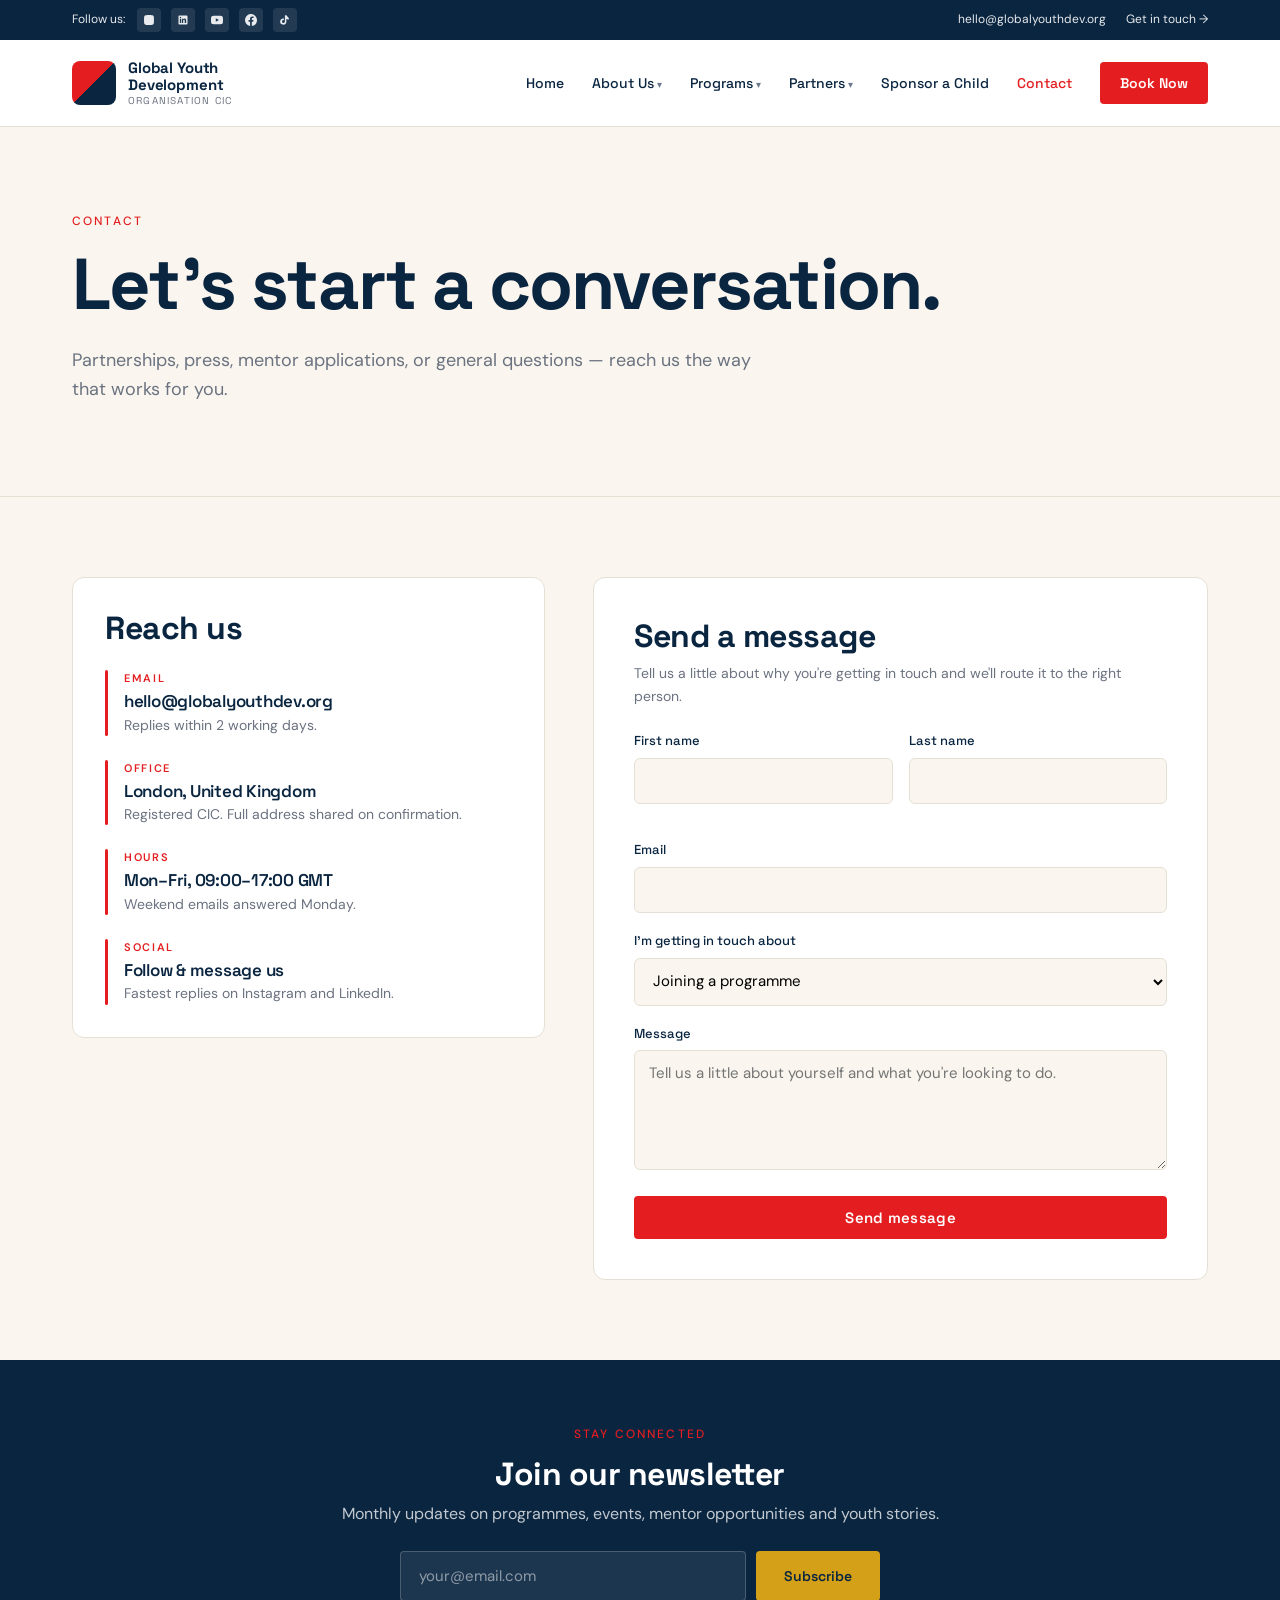
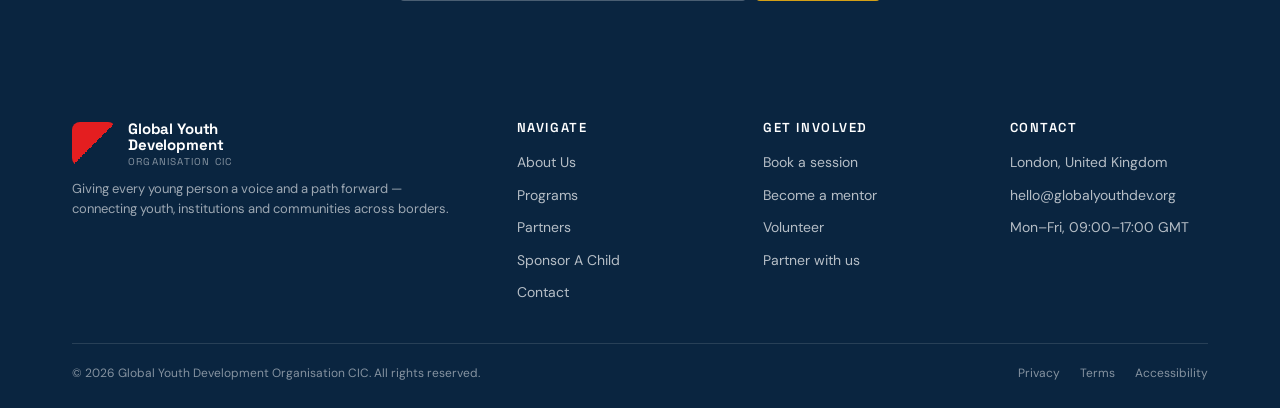
<file: gyd-site/contact.html>
<!DOCTYPE html>
<html lang="en">
<head>
<meta charset="UTF-8">
<meta name="viewport" content="width=device-width, initial-scale=1.0">
<title>Contact | Global Youth Development Organisation CIC</title>
<meta name="description" content="Get in touch with Global Youth Development Organisation CIC — London, United Kingdom.">
<link rel="preconnect" href="https://fonts.googleapis.com">
<link rel="preconnect" href="https://fonts.gstatic.com" crossorigin>
<link href="https://fonts.googleapis.com/css2?family=DM+Sans:wght@400;500;700&family=Space+Grotesk:wght@400;500;600;700&display=swap" rel="stylesheet">
<link rel="stylesheet" href="css/style.css">
<style>
.contact-grid { display: grid; grid-template-columns: 1fr 1.3fr; gap: 48px; align-items: start; }
.contact-info { background: var(--white); border: 1px solid var(--line); border-radius: 12px; padding: 32px; }
.contact-item { display: flex; gap: 16px; margin-bottom: 24px; align-items: flex-start; }
.contact-item:last-child { margin-bottom: 0; }
.contact-item .bar { width: 3px; background: var(--red); align-self: stretch; min-height: 48px; border-radius: 2px; flex-shrink: 0; }
.contact-item .label { font-family: var(--body); font-size: 11px; letter-spacing: 0.15em; color: var(--red); text-transform: uppercase; font-weight: 600; margin-bottom: 4px; }
.contact-item h5 { font-family: var(--display); font-size: 17px; color: var(--navy); margin: 0; }
.contact-item p, .contact-item a { font-size: 14px; color: var(--muted); margin: 2px 0 0; display: block; }
.contact-item a:hover { color: var(--red); }
@media (max-width: 1024px) { .contact-grid { grid-template-columns: 1fr; } }
</style>
</head>
<body>

<div class="topbar">
  <div class="wrap">
    <div class="topbar-left">
      <span class="hide-mobile">Follow us:</span>
      <div class="social-icons">
        <a href="#" aria-label="Instagram"><svg viewBox="0 0 24 24"><path d="M12 2.2c3.2 0 3.6 0 4.8.1 1.2.1 1.8.2 2.2.4.6.2 1 .5 1.5.9.4.4.7.9.9 1.5.2.4.3 1 .4 2.2.1 1.2.1 1.6.1 4.8s0 3.6-.1 4.8c-.1 1.2-.2 1.8-.4 2.2-.2.6-.5 1-.9 1.5-.4.4-.9.7-1.5.9-.4.2-1 .3-2.2.4-1.2.1-1.6.1-4.8.1s-3.6 0-4.8-.1c-1.2-.1-1.8-.2-2.2-.4-.6-.2-1-.5-1.5-.9-.4-.4-.7-.9-.9-1.5-.2-.4-.3-1-.4-2.2-.1-1.2-.1-1.6-.1-4.8s0-3.6.1-4.8c.1-1.2.2-1.8.4-2.2.2-.6.5-1 .9-1.5.4-.4.9-.7 1.5-.9.4-.2 1-.3 2.2-.4 1.2-.1 1.6-.1 4.8-.1zm0 3.7a4 4 0 110 8 4 4 0 010-8zm0 6.6a2.6 2.6 0 100-5.2 2.6 2.6 0 000 5.2zm5-6.8a.9.9 0 11-1.9 0 .9.9 0 011.9 0z"/></svg></a>
        <a href="#" aria-label="LinkedIn"><svg viewBox="0 0 24 24"><path d="M19 3H5c-1.1 0-2 .9-2 2v14c0 1.1.9 2 2 2h14c1.1 0 2-.9 2-2V5c0-1.1-.9-2-2-2zM8.3 18H5.7V9.5h2.6V18zM7 8.3C6.1 8.3 5.5 7.7 5.5 6.8s.6-1.5 1.5-1.5 1.5.6 1.5 1.5-.6 1.5-1.5 1.5zm11 9.7h-2.6v-4.1c0-1 0-2.3-1.4-2.3S12.4 12.7 12.4 14v4h-2.6V9.5h2.5v1.1h.1c.4-.7 1.3-1.4 2.6-1.4 2.8 0 3.3 1.8 3.3 4.2V18z"/></svg></a>
        <a href="#" aria-label="YouTube"><svg viewBox="0 0 24 24"><path d="M23.5 6.2c-.3-1-1.1-1.8-2.1-2.1C19.6 3.6 12 3.6 12 3.6s-7.6 0-9.4.5c-1 .3-1.8 1.1-2.1 2.1C0 8 0 12 0 12s0 4 .5 5.8c.3 1 1.1 1.8 2.1 2.1 1.8.5 9.4.5 9.4.5s7.6 0 9.4-.5c1-.3 1.8-1.1 2.1-2.1.5-1.8.5-5.8.5-5.8s0-4-.5-5.8zM9.6 15.6V8.4l6.3 3.6-6.3 3.6z"/></svg></a>
        <a href="#" aria-label="Facebook"><svg viewBox="0 0 24 24"><path d="M24 12a12 12 0 10-13.9 11.9v-8.4H7.1V12h3V9.4c0-3 1.8-4.6 4.5-4.6 1.3 0 2.6.2 2.6.2v2.9h-1.5c-1.5 0-2 .9-2 1.9V12h3.3l-.5 3.5h-2.8v8.4A12 12 0 0024 12z"/></svg></a>
        <a href="#" aria-label="TikTok"><svg viewBox="0 0 24 24"><path d="M19.6 6.3a4.8 4.8 0 01-2.9-1.1 4.8 4.8 0 01-1.6-2.9h-3.3v12.9a2.9 2.9 0 11-2-2.8V9a6.2 6.2 0 104.9 6V9.5a7.9 7.9 0 004.9 1.7v-3a4.8 4.8 0 01-2-.9z"/></svg></a>
      </div>
    </div>
    <div class="topbar-right">
      <a href="mailto:hello@globalyouthdev.org">hello@globalyouthdev.org</a>
      <a href="contact.html">Get in touch →</a>
    </div>
  </div>
</div>

<header class="site-header">
  <div class="wrap">
    <a href="index.html" class="logo"><div class="logo-mark"></div><div class="logo-text">Global Youth<br>Development<small>Organisation CIC</small></div></a>
    <button class="mobile-toggle" aria-label="Menu" onclick="document.querySelector('.main-nav').classList.toggle('open')">☰</button>
    <ul class="main-nav">
      <li><a href="index.html">Home</a></li>
      <li class="has-dropdown"><a href="about.html">About Us</a><ul class="dropdown"><li><a href="about.html#who">Who We Are</a></li><li><a href="about.html#mission">Mission</a></li><li><a href="about.html#vision">Vision</a></li><li><a href="about.html#values">Our Values</a></li></ul></li>
      <li class="has-dropdown"><a href="programs.html">Programs</a><ul class="dropdown"><li><a href="programs.html#p1">Global Youth Development</a></li><li><a href="programs.html#p2">Global Youth Innovation</a></li><li><a href="programs.html#p3">Global Youth Voices &amp; Rights</a></li><li><a href="programs.html#p4">Global Youth Media</a></li><li><a href="programs.html#p5">Global Youth Culture</a></li><li><a href="programs.html#p6">Global Youth Exchange</a></li><li><a href="programs.html#p7">Global Youth Community</a></li><li><a href="programs.html#p8">Global Youth Ambassador</a></li><li><a href="programs.html#p9">Erasmus+ Programme</a></li></ul></li>
      <li class="has-dropdown"><a href="partners.html">Partners</a><ul class="dropdown"><li><a href="partners.html#private">Private Sector</a></li><li><a href="partners.html#universities">Universities</a></li><li><a href="partners.html#governments">Governments</a></li><li><a href="partners.html#philanthropy">Philanthropy &amp; Civil Society</a></li></ul></li>
      <li><a href="sponsor.html">Sponsor a Child</a></li>
      <li><a href="contact.html" class="active">Contact</a></li>
      <li><a href="book.html" class="nav-cta">Book Now</a></li>
    </ul>
  </div>
</header>

<section class="page-hero">
  <div class="wrap">
    <span class="eyebrow">Contact</span>
    <h1>Let's start a conversation.</h1>
    <p>Partnerships, press, mentor applications, or general questions — reach us the way that works for you.</p>
  </div>
</section>

<section>
  <div class="wrap">
    <div class="contact-grid">
      <!-- Contact Info -->
      <div class="contact-info">
        <h3 style="margin-bottom:24px">Reach us</h3>
        <div class="contact-item">
          <div class="bar"></div>
          <div>
            <div class="label">Email</div>
            <h5><a href="mailto:hello@globalyouthdev.org" style="color:var(--navy);font-size:17px">hello@globalyouthdev.org</a></h5>
            <p>Replies within 2 working days.</p>
          </div>
        </div>
        <div class="contact-item">
          <div class="bar"></div>
          <div>
            <div class="label">Office</div>
            <h5>London, United Kingdom</h5>
            <p>Registered CIC. Full address shared on confirmation.</p>
          </div>
        </div>
        <div class="contact-item">
          <div class="bar"></div>
          <div>
            <div class="label">Hours</div>
            <h5>Mon–Fri, 09:00–17:00 GMT</h5>
            <p>Weekend emails answered Monday.</p>
          </div>
        </div>
        <div class="contact-item">
          <div class="bar"></div>
          <div>
            <div class="label">Social</div>
            <h5>Follow &amp; message us</h5>
            <p>Fastest replies on Instagram and LinkedIn.</p>
          </div>
        </div>
      </div>

      <!-- Contact Form -->
      <div class="form-card">
        <h3 style="margin-bottom:8px">Send a message</h3>
        <p style="color:var(--muted);margin-bottom:24px;font-size:14px">Tell us a little about why you're getting in touch and we'll route it to the right person.</p>
        <form onsubmit="event.preventDefault();alert('Thanks — we\'ll reply within 2 working days.')">
          <div class="form-row">
            <div class="form-field"><label>First name</label><input type="text" required></div>
            <div class="form-field"><label>Last name</label><input type="text" required></div>
          </div>
          <div class="form-field"><label>Email</label><input type="email" required></div>
          <div class="form-field">
            <label>I'm getting in touch about</label>
            <select>
              <option>Joining a programme</option>
              <option>Becoming a mentor</option>
              <option>Partnership opportunity</option>
              <option>Volunteering</option>
              <option>Press / media</option>
              <option>Something else</option>
            </select>
          </div>
          <div class="form-field"><label>Message</label><textarea placeholder="Tell us a little about yourself and what you're looking to do."></textarea></div>
          <button type="submit" class="btn btn-primary" style="width:100%">Send message</button>
        </form>
      </div>
    </div>
  </div>
</section>

<section class="newsletter">
  <div class="wrap">
    <div class="newsletter-inner">
      <span class="eyebrow">Stay connected</span>
      <h3>Join our newsletter</h3>
      <p>Monthly updates on programmes, events, mentor opportunities and youth stories.</p>
      <form class="newsletter-form" onsubmit="event.preventDefault();alert('Thanks for subscribing!')">
        <input type="email" placeholder="your@email.com" required>
        <button type="submit">Subscribe</button>
      </form>
    </div>
  </div>
</section>

<footer class="site-footer">
  <div class="wrap">
    <div class="footer-grid">
      <div class="footer-brand"><div class="logo"><div class="logo-mark"></div><div class="logo-text" style="color:var(--white)">Global Youth<br>Development<small style="color:rgba(255,255,255,0.5)">Organisation CIC</small></div></div><p>Giving every young person a voice and a path forward — connecting youth, institutions and communities across borders.</p></div>
      <div><h5>Navigate</h5><ul><li><a href="about.html">About Us</a></li><li><a href="programs.html">Programs</a></li><li><a href="partners.html">Partners</a></li><li><a href="sponsor.html">Sponsor A Child</a></li><li><a href="contact.html">Contact</a></li></ul></div>
      <div><h5>Get involved</h5><ul><li><a href="book.html">Book a session</a></li><li><a href="sponsor.html">Become a mentor</a></li><li><a href="sponsor.html">Volunteer</a></li><li><a href="partners.html">Partner with us</a></li></ul></div>
      <div><h5>Contact</h5><ul><li>London, United Kingdom</li><li><a href="mailto:hello@globalyouthdev.org">hello@globalyouthdev.org</a></li><li>Mon–Fri, 09:00–17:00 GMT</li></ul></div>
    </div>
    <div class="footer-bottom"><span>© 2026 Global Youth Development Organisation CIC. All rights reserved.</span><div class="footer-bottom-links"><a href="#">Privacy</a><a href="#">Terms</a><a href="#">Accessibility</a></div></div>
  </div>
</footer>

</body>
</html>
</file>
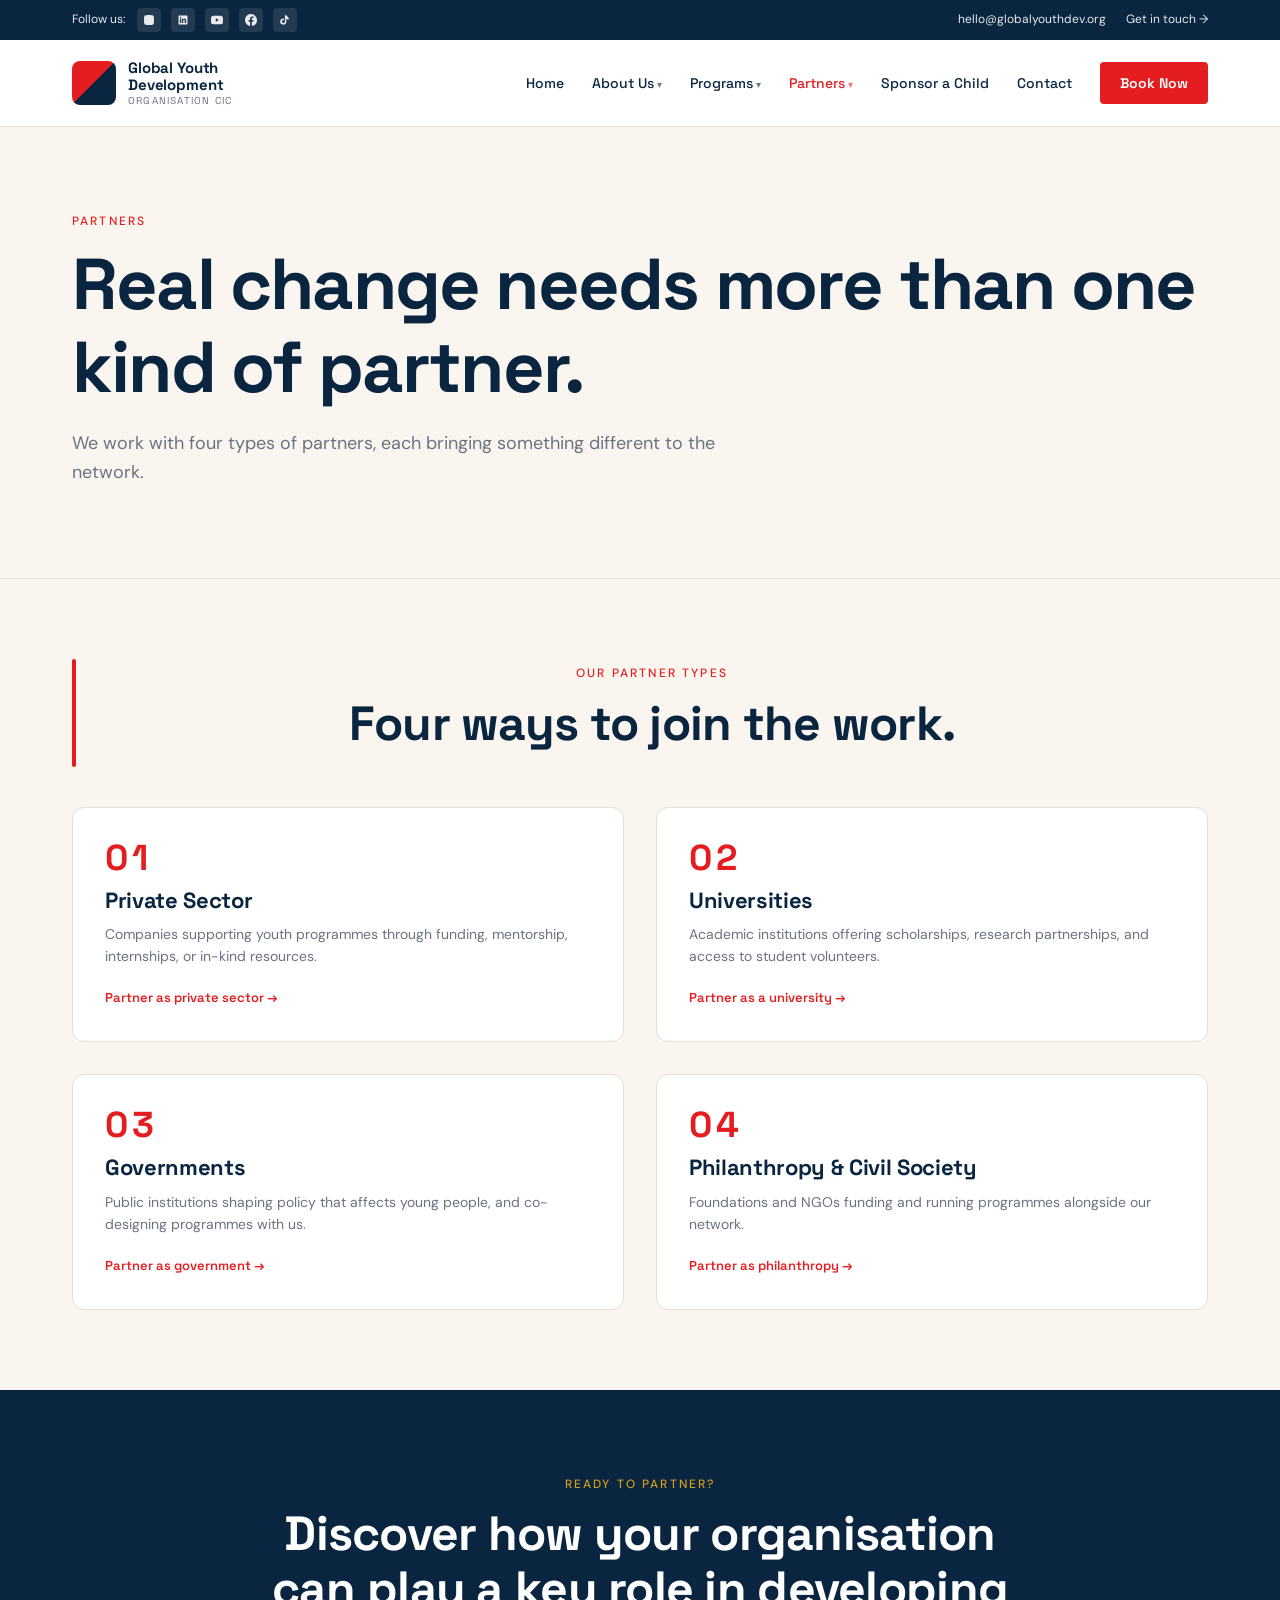
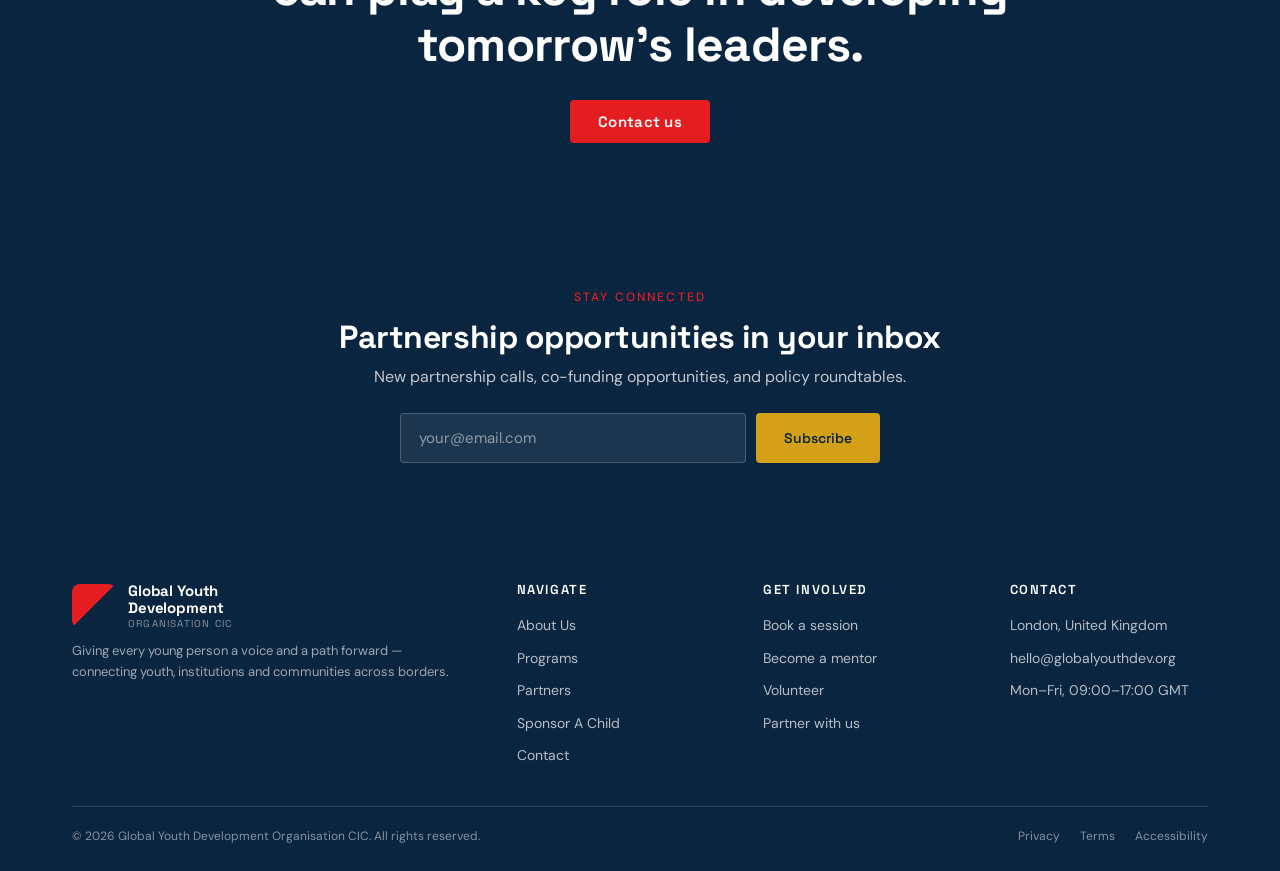
<file: gyd-site/partners.html>
<!DOCTYPE html>
<html lang="en">
<head>
<meta charset="UTF-8">
<meta name="viewport" content="width=device-width, initial-scale=1.0">
<title>Partners | Global Youth Development Organisation CIC</title>
<meta name="description" content="Four types of partners — Private Sector, Universities, Governments, Philanthropy & Civil Society — each bringing something different to the network.">
<link rel="preconnect" href="https://fonts.googleapis.com">
<link rel="preconnect" href="https://fonts.gstatic.com" crossorigin>
<link href="https://fonts.googleapis.com/css2?family=DM+Sans:wght@400;500;700&family=Space+Grotesk:wght@400;500;600;700&display=swap" rel="stylesheet">
<link rel="stylesheet" href="css/style.css">
</head>
<body>

<div class="topbar">
  <div class="wrap">
    <div class="topbar-left">
      <span class="hide-mobile">Follow us:</span>
      <div class="social-icons">
        <a href="#" aria-label="Instagram"><svg viewBox="0 0 24 24"><path d="M12 2.2c3.2 0 3.6 0 4.8.1 1.2.1 1.8.2 2.2.4.6.2 1 .5 1.5.9.4.4.7.9.9 1.5.2.4.3 1 .4 2.2.1 1.2.1 1.6.1 4.8s0 3.6-.1 4.8c-.1 1.2-.2 1.8-.4 2.2-.2.6-.5 1-.9 1.5-.4.4-.9.7-1.5.9-.4.2-1 .3-2.2.4-1.2.1-1.6.1-4.8.1s-3.6 0-4.8-.1c-1.2-.1-1.8-.2-2.2-.4-.6-.2-1-.5-1.5-.9-.4-.4-.7-.9-.9-1.5-.2-.4-.3-1-.4-2.2-.1-1.2-.1-1.6-.1-4.8s0-3.6.1-4.8c.1-1.2.2-1.8.4-2.2.2-.6.5-1 .9-1.5.4-.4.9-.7 1.5-.9.4-.2 1-.3 2.2-.4 1.2-.1 1.6-.1 4.8-.1zm0 3.7a4 4 0 110 8 4 4 0 010-8zm0 6.6a2.6 2.6 0 100-5.2 2.6 2.6 0 000 5.2zm5-6.8a.9.9 0 11-1.9 0 .9.9 0 011.9 0z"/></svg></a>
        <a href="#" aria-label="LinkedIn"><svg viewBox="0 0 24 24"><path d="M19 3H5c-1.1 0-2 .9-2 2v14c0 1.1.9 2 2 2h14c1.1 0 2-.9 2-2V5c0-1.1-.9-2-2-2zM8.3 18H5.7V9.5h2.6V18zM7 8.3C6.1 8.3 5.5 7.7 5.5 6.8s.6-1.5 1.5-1.5 1.5.6 1.5 1.5-.6 1.5-1.5 1.5zm11 9.7h-2.6v-4.1c0-1 0-2.3-1.4-2.3S12.4 12.7 12.4 14v4h-2.6V9.5h2.5v1.1h.1c.4-.7 1.3-1.4 2.6-1.4 2.8 0 3.3 1.8 3.3 4.2V18z"/></svg></a>
        <a href="#" aria-label="YouTube"><svg viewBox="0 0 24 24"><path d="M23.5 6.2c-.3-1-1.1-1.8-2.1-2.1C19.6 3.6 12 3.6 12 3.6s-7.6 0-9.4.5c-1 .3-1.8 1.1-2.1 2.1C0 8 0 12 0 12s0 4 .5 5.8c.3 1 1.1 1.8 2.1 2.1 1.8.5 9.4.5 9.4.5s7.6 0 9.4-.5c1-.3 1.8-1.1 2.1-2.1.5-1.8.5-5.8.5-5.8s0-4-.5-5.8zM9.6 15.6V8.4l6.3 3.6-6.3 3.6z"/></svg></a>
        <a href="#" aria-label="Facebook"><svg viewBox="0 0 24 24"><path d="M24 12a12 12 0 10-13.9 11.9v-8.4H7.1V12h3V9.4c0-3 1.8-4.6 4.5-4.6 1.3 0 2.6.2 2.6.2v2.9h-1.5c-1.5 0-2 .9-2 1.9V12h3.3l-.5 3.5h-2.8v8.4A12 12 0 0024 12z"/></svg></a>
        <a href="#" aria-label="TikTok"><svg viewBox="0 0 24 24"><path d="M19.6 6.3a4.8 4.8 0 01-2.9-1.1 4.8 4.8 0 01-1.6-2.9h-3.3v12.9a2.9 2.9 0 11-2-2.8V9a6.2 6.2 0 104.9 6V9.5a7.9 7.9 0 004.9 1.7v-3a4.8 4.8 0 01-2-.9z"/></svg></a>
      </div>
    </div>
    <div class="topbar-right">
      <a href="mailto:hello@globalyouthdev.org">hello@globalyouthdev.org</a>
      <a href="contact.html">Get in touch →</a>
    </div>
  </div>
</div>

<header class="site-header">
  <div class="wrap">
    <a href="index.html" class="logo"><div class="logo-mark"></div><div class="logo-text">Global Youth<br>Development<small>Organisation CIC</small></div></a>
    <button class="mobile-toggle" aria-label="Menu" onclick="document.querySelector('.main-nav').classList.toggle('open')">☰</button>
    <ul class="main-nav">
      <li><a href="index.html">Home</a></li>
      <li class="has-dropdown"><a href="about.html">About Us</a>
        <ul class="dropdown"><li><a href="about.html#who">Who We Are</a></li><li><a href="about.html#mission">Mission</a></li><li><a href="about.html#vision">Vision</a></li><li><a href="about.html#values">Our Values</a></li></ul>
      </li>
      <li class="has-dropdown"><a href="programs.html">Programs</a>
        <ul class="dropdown"><li><a href="programs.html#p1">Global Youth Development</a></li><li><a href="programs.html#p2">Global Youth Innovation</a></li><li><a href="programs.html#p3">Global Youth Voices &amp; Rights</a></li><li><a href="programs.html#p4">Global Youth Media</a></li><li><a href="programs.html#p5">Global Youth Culture</a></li><li><a href="programs.html#p6">Global Youth Exchange</a></li><li><a href="programs.html#p7">Global Youth Community</a></li><li><a href="programs.html#p8">Global Youth Ambassador</a></li><li><a href="programs.html#p9">Erasmus+ Programme</a></li></ul>
      </li>
      <li class="has-dropdown"><a href="partners.html" class="active">Partners</a>
        <ul class="dropdown"><li><a href="#private">Private Sector</a></li><li><a href="#universities">Universities</a></li><li><a href="#governments">Governments</a></li><li><a href="#philanthropy">Philanthropy &amp; Civil Society</a></li></ul>
      </li>
      <li><a href="sponsor.html">Sponsor a Child</a></li>
      <li><a href="contact.html">Contact</a></li>
      <li><a href="book.html" class="nav-cta">Book Now</a></li>
    </ul>
  </div>
</header>

<section class="page-hero">
  <div class="wrap">
    <span class="eyebrow">Partners</span>
    <h1>Real change needs more than one kind of partner.</h1>
    <p>We work with four types of partners, each bringing something different to the network.</p>
  </div>
</section>

<section>
  <div class="wrap">
    <div class="marker">
      <div class="marker-body" style="text-align:center;max-width:720px;margin:0 auto">
        <span class="eyebrow">Our partner types</span>
        <h2>Four ways to join the work.</h2>
      </div>
    </div>
    <div class="card-grid-2">
      <div id="private" class="partner-card">
        <span class="card-num">01</span>
        <h4>Private Sector</h4>
        <p>Companies supporting youth programmes through funding, mentorship, internships, or in-kind resources.</p>
        <a href="contact.html" class="card-link">Partner as private sector →</a>
      </div>
      <div id="universities" class="partner-card">
        <span class="card-num">02</span>
        <h4>Universities</h4>
        <p>Academic institutions offering scholarships, research partnerships, and access to student volunteers.</p>
        <a href="contact.html" class="card-link">Partner as a university →</a>
      </div>
      <div id="governments" class="partner-card">
        <span class="card-num">03</span>
        <h4>Governments</h4>
        <p>Public institutions shaping policy that affects young people, and co-designing programmes with us.</p>
        <a href="contact.html" class="card-link">Partner as government →</a>
      </div>
      <div id="philanthropy" class="partner-card">
        <span class="card-num">04</span>
        <h4>Philanthropy &amp; Civil Society</h4>
        <p>Foundations and NGOs funding and running programmes alongside our network.</p>
        <a href="contact.html" class="card-link">Partner as philanthropy →</a>
      </div>
    </div>
  </div>
</section>

<section class="section-dark">
  <div class="wrap">
    <div style="max-width:800px;margin:0 auto;text-align:center">
      <span class="eyebrow">Ready to partner?</span>
      <h2>Discover how your organisation can play a key role in developing tomorrow's leaders.</h2>
      <div style="margin-top:28px"><a href="contact.html" class="btn btn-primary">Contact us</a></div>
    </div>
  </div>
</section>

<section class="newsletter">
  <div class="wrap">
    <div class="newsletter-inner">
      <span class="eyebrow">Stay connected</span>
      <h3>Partnership opportunities in your inbox</h3>
      <p>New partnership calls, co-funding opportunities, and policy roundtables.</p>
      <form class="newsletter-form" onsubmit="event.preventDefault();alert('Thanks for subscribing!')">
        <input type="email" placeholder="your@email.com" required>
        <button type="submit">Subscribe</button>
      </form>
    </div>
  </div>
</section>

<footer class="site-footer">
  <div class="wrap">
    <div class="footer-grid">
      <div class="footer-brand">
        <div class="logo"><div class="logo-mark"></div><div class="logo-text" style="color:var(--white)">Global Youth<br>Development<small style="color:rgba(255,255,255,0.5)">Organisation CIC</small></div></div>
        <p>Giving every young person a voice and a path forward — connecting youth, institutions and communities across borders.</p>
      </div>
      <div><h5>Navigate</h5><ul><li><a href="about.html">About Us</a></li><li><a href="programs.html">Programs</a></li><li><a href="partners.html">Partners</a></li><li><a href="sponsor.html">Sponsor A Child</a></li><li><a href="contact.html">Contact</a></li></ul></div>
      <div><h5>Get involved</h5><ul><li><a href="book.html">Book a session</a></li><li><a href="sponsor.html">Become a mentor</a></li><li><a href="sponsor.html">Volunteer</a></li><li><a href="partners.html">Partner with us</a></li></ul></div>
      <div><h5>Contact</h5><ul><li>London, United Kingdom</li><li><a href="mailto:hello@globalyouthdev.org">hello@globalyouthdev.org</a></li><li>Mon–Fri, 09:00–17:00 GMT</li></ul></div>
    </div>
    <div class="footer-bottom"><span>© 2026 Global Youth Development Organisation CIC. All rights reserved.</span><div class="footer-bottom-links"><a href="#">Privacy</a><a href="#">Terms</a><a href="#">Accessibility</a></div></div>
  </div>
</footer>

</body>
</html>
</file>
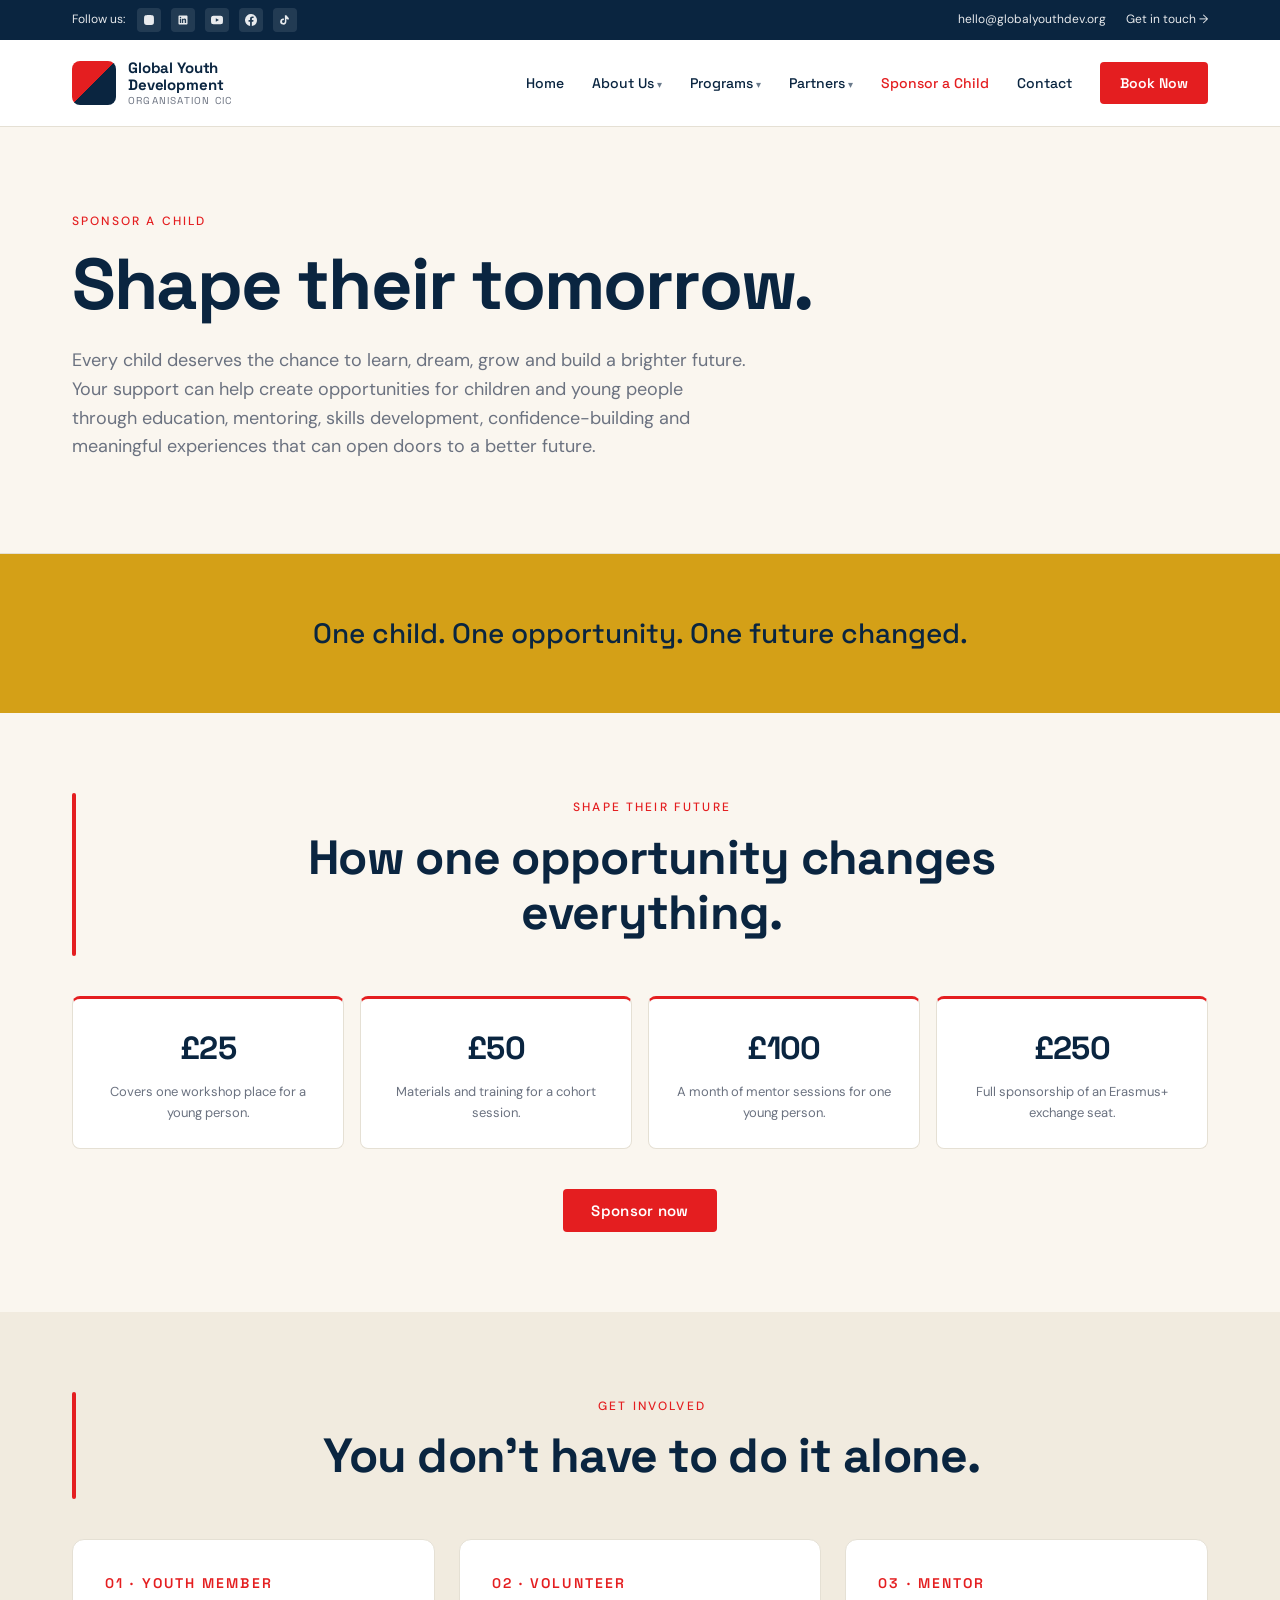
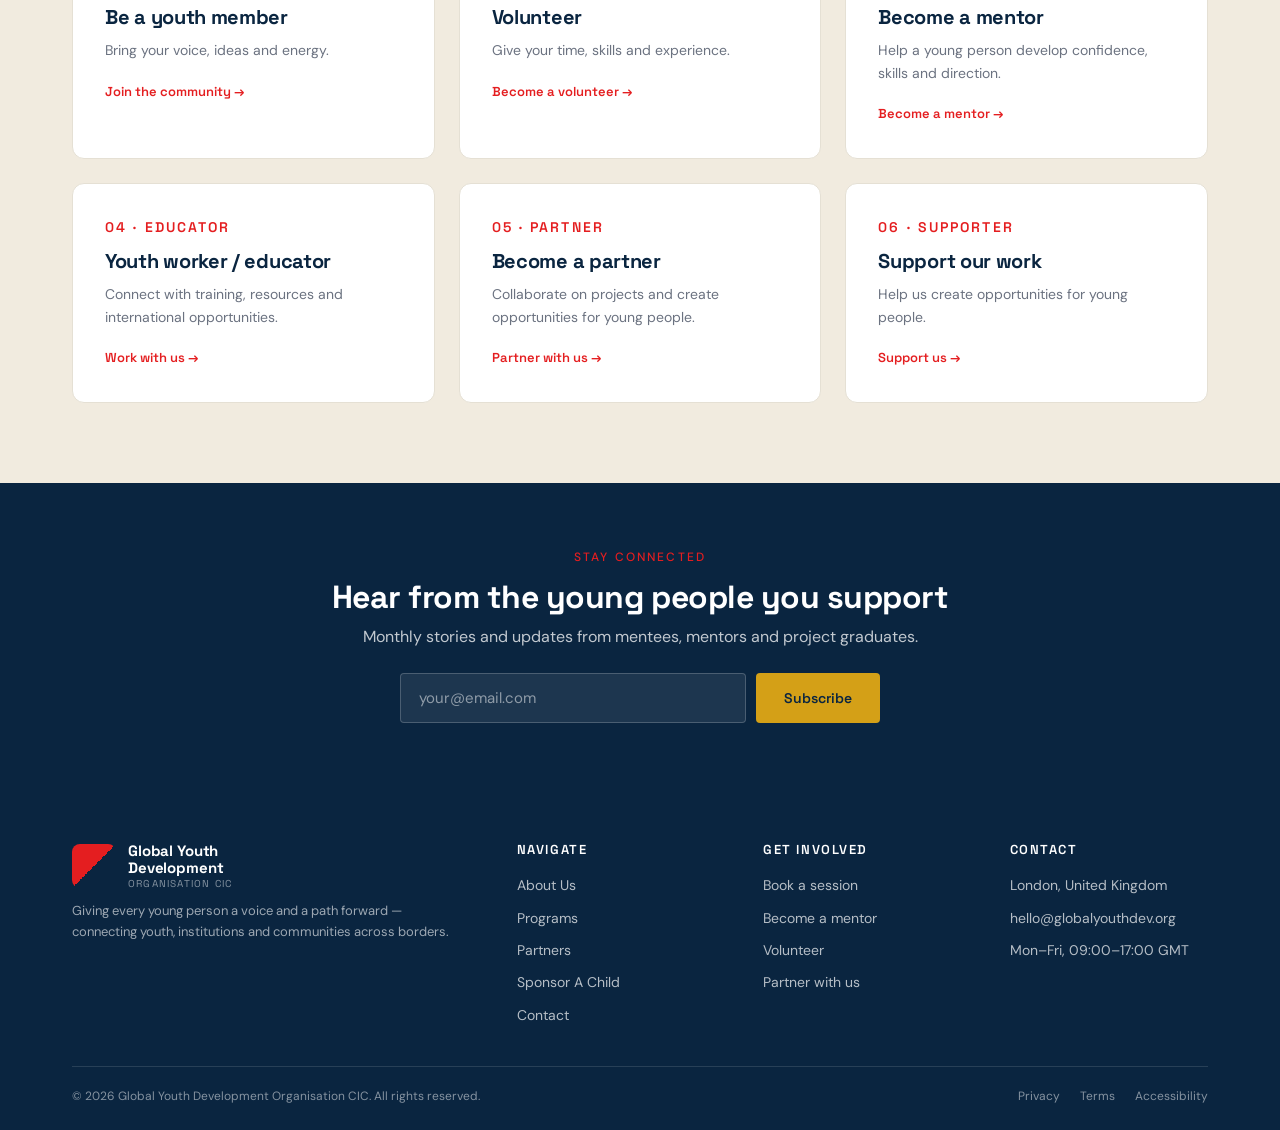
<file: gyd-site/sponsor.html>
<!DOCTYPE html>
<html lang="en">
<head>
<meta charset="UTF-8">
<meta name="viewport" content="width=device-width, initial-scale=1.0">
<title>Sponsor a Child | Global Youth Development Organisation CIC</title>
<meta name="description" content="One child. One opportunity. One future changed. Six ways to get involved and shape their tomorrow.">
<link rel="preconnect" href="https://fonts.googleapis.com">
<link rel="preconnect" href="https://fonts.gstatic.com" crossorigin>
<link href="https://fonts.googleapis.com/css2?family=DM+Sans:wght@400;500;700&family=Space+Grotesk:wght@400;500;600;700&display=swap" rel="stylesheet">
<link rel="stylesheet" href="css/style.css">
<style>
.involve-grid { display: grid; grid-template-columns: repeat(3, 1fr); gap: 24px; }
.involve-card { background: var(--white); border: 1px solid var(--line); border-radius: 12px; padding: 32px; transition: all 0.25s; }
.involve-card:hover { border-color: var(--red); transform: translateY(-4px); box-shadow: 0 20px 40px rgba(10,37,64,0.08); }
.involve-card .num { font-family: var(--display); font-size: 14px; letter-spacing: 0.15em; color: var(--red); font-weight: 600; margin-bottom: 12px; }
.involve-card h4 { font-size: 20px; margin-bottom: 10px; }
.involve-card p { font-size: 14px; color: var(--muted); margin-bottom: 16px; }
.involve-card .link { color: var(--red); font-size: 13px; font-weight: 600; font-family: var(--display); }
.sponsor-tiers { display: grid; grid-template-columns: repeat(4, 1fr); gap: 16px; margin-top: 32px; }
.tier { background: var(--white); border: 1px solid var(--line); border-radius: 8px; padding: 24px; text-align: center; border-top: 3px solid var(--red); }
.tier .amount { font-family: var(--display); font-size: 32px; font-weight: 700; color: var(--navy); margin-bottom: 8px; letter-spacing: -0.02em; }
.tier p { font-size: 13px; color: var(--muted); margin: 0; }
@media (max-width: 1024px) { .involve-grid { grid-template-columns: repeat(2, 1fr); } .sponsor-tiers { grid-template-columns: repeat(2, 1fr); } }
@media (max-width: 768px) { .involve-grid { grid-template-columns: 1fr; } .sponsor-tiers { grid-template-columns: 1fr; } }
</style>
</head>
<body>

<div class="topbar">
  <div class="wrap">
    <div class="topbar-left">
      <span class="hide-mobile">Follow us:</span>
      <div class="social-icons">
        <a href="#" aria-label="Instagram"><svg viewBox="0 0 24 24"><path d="M12 2.2c3.2 0 3.6 0 4.8.1 1.2.1 1.8.2 2.2.4.6.2 1 .5 1.5.9.4.4.7.9.9 1.5.2.4.3 1 .4 2.2.1 1.2.1 1.6.1 4.8s0 3.6-.1 4.8c-.1 1.2-.2 1.8-.4 2.2-.2.6-.5 1-.9 1.5-.4.4-.9.7-1.5.9-.4.2-1 .3-2.2.4-1.2.1-1.6.1-4.8.1s-3.6 0-4.8-.1c-1.2-.1-1.8-.2-2.2-.4-.6-.2-1-.5-1.5-.9-.4-.4-.7-.9-.9-1.5-.2-.4-.3-1-.4-2.2-.1-1.2-.1-1.6-.1-4.8s0-3.6.1-4.8c.1-1.2.2-1.8.4-2.2.2-.6.5-1 .9-1.5.4-.4.9-.7 1.5-.9.4-.2 1-.3 2.2-.4 1.2-.1 1.6-.1 4.8-.1zm0 3.7a4 4 0 110 8 4 4 0 010-8zm0 6.6a2.6 2.6 0 100-5.2 2.6 2.6 0 000 5.2zm5-6.8a.9.9 0 11-1.9 0 .9.9 0 011.9 0z"/></svg></a>
        <a href="#" aria-label="LinkedIn"><svg viewBox="0 0 24 24"><path d="M19 3H5c-1.1 0-2 .9-2 2v14c0 1.1.9 2 2 2h14c1.1 0 2-.9 2-2V5c0-1.1-.9-2-2-2zM8.3 18H5.7V9.5h2.6V18zM7 8.3C6.1 8.3 5.5 7.7 5.5 6.8s.6-1.5 1.5-1.5 1.5.6 1.5 1.5-.6 1.5-1.5 1.5zm11 9.7h-2.6v-4.1c0-1 0-2.3-1.4-2.3S12.4 12.7 12.4 14v4h-2.6V9.5h2.5v1.1h.1c.4-.7 1.3-1.4 2.6-1.4 2.8 0 3.3 1.8 3.3 4.2V18z"/></svg></a>
        <a href="#" aria-label="YouTube"><svg viewBox="0 0 24 24"><path d="M23.5 6.2c-.3-1-1.1-1.8-2.1-2.1C19.6 3.6 12 3.6 12 3.6s-7.6 0-9.4.5c-1 .3-1.8 1.1-2.1 2.1C0 8 0 12 0 12s0 4 .5 5.8c.3 1 1.1 1.8 2.1 2.1 1.8.5 9.4.5 9.4.5s7.6 0 9.4-.5c1-.3 1.8-1.1 2.1-2.1.5-1.8.5-5.8.5-5.8s0-4-.5-5.8zM9.6 15.6V8.4l6.3 3.6-6.3 3.6z"/></svg></a>
        <a href="#" aria-label="Facebook"><svg viewBox="0 0 24 24"><path d="M24 12a12 12 0 10-13.9 11.9v-8.4H7.1V12h3V9.4c0-3 1.8-4.6 4.5-4.6 1.3 0 2.6.2 2.6.2v2.9h-1.5c-1.5 0-2 .9-2 1.9V12h3.3l-.5 3.5h-2.8v8.4A12 12 0 0024 12z"/></svg></a>
        <a href="#" aria-label="TikTok"><svg viewBox="0 0 24 24"><path d="M19.6 6.3a4.8 4.8 0 01-2.9-1.1 4.8 4.8 0 01-1.6-2.9h-3.3v12.9a2.9 2.9 0 11-2-2.8V9a6.2 6.2 0 104.9 6V9.5a7.9 7.9 0 004.9 1.7v-3a4.8 4.8 0 01-2-.9z"/></svg></a>
      </div>
    </div>
    <div class="topbar-right">
      <a href="mailto:hello@globalyouthdev.org">hello@globalyouthdev.org</a>
      <a href="contact.html">Get in touch →</a>
    </div>
  </div>
</div>

<header class="site-header">
  <div class="wrap">
    <a href="index.html" class="logo"><div class="logo-mark"></div><div class="logo-text">Global Youth<br>Development<small>Organisation CIC</small></div></a>
    <button class="mobile-toggle" aria-label="Menu" onclick="document.querySelector('.main-nav').classList.toggle('open')">☰</button>
    <ul class="main-nav">
      <li><a href="index.html">Home</a></li>
      <li class="has-dropdown"><a href="about.html">About Us</a><ul class="dropdown"><li><a href="about.html#who">Who We Are</a></li><li><a href="about.html#mission">Mission</a></li><li><a href="about.html#vision">Vision</a></li><li><a href="about.html#values">Our Values</a></li></ul></li>
      <li class="has-dropdown"><a href="programs.html">Programs</a><ul class="dropdown"><li><a href="programs.html#p1">Global Youth Development</a></li><li><a href="programs.html#p2">Global Youth Innovation</a></li><li><a href="programs.html#p3">Global Youth Voices &amp; Rights</a></li><li><a href="programs.html#p4">Global Youth Media</a></li><li><a href="programs.html#p5">Global Youth Culture</a></li><li><a href="programs.html#p6">Global Youth Exchange</a></li><li><a href="programs.html#p7">Global Youth Community</a></li><li><a href="programs.html#p8">Global Youth Ambassador</a></li><li><a href="programs.html#p9">Erasmus+ Programme</a></li></ul></li>
      <li class="has-dropdown"><a href="partners.html">Partners</a><ul class="dropdown"><li><a href="partners.html#private">Private Sector</a></li><li><a href="partners.html#universities">Universities</a></li><li><a href="partners.html#governments">Governments</a></li><li><a href="partners.html#philanthropy">Philanthropy &amp; Civil Society</a></li></ul></li>
      <li><a href="sponsor.html" class="active">Sponsor a Child</a></li>
      <li><a href="contact.html">Contact</a></li>
      <li><a href="book.html" class="nav-cta">Book Now</a></li>
    </ul>
  </div>
</header>

<section class="page-hero">
  <div class="wrap">
    <span class="eyebrow">Sponsor a child</span>
    <h1>Shape their tomorrow.</h1>
    <p>Every child deserves the chance to learn, dream, grow and build a brighter future. Your support can help create opportunities for children and young people through education, mentoring, skills development, confidence-building and meaningful experiences that can open doors to a better future.</p>
  </div>
</section>

<!-- ONE CHILD -->
<section class="section-gold">
  <div class="wrap">
    <div class="quote">One child. One opportunity. One future changed.</div>
  </div>
</section>

<!-- HOW IT WORKS -->
<section>
  <div class="wrap">
    <div class="marker">
      <div class="marker-body" style="text-align:center;max-width:720px;margin:0 auto">
        <span class="eyebrow">Shape their future</span>
        <h2>How one opportunity changes everything.</h2>
      </div>
    </div>
    <div class="sponsor-tiers">
      <div class="tier"><div class="amount">£25</div><p>Covers one workshop place for a young person.</p></div>
      <div class="tier"><div class="amount">£50</div><p>Materials and training for a cohort session.</p></div>
      <div class="tier"><div class="amount">£100</div><p>A month of mentor sessions for one young person.</p></div>
      <div class="tier"><div class="amount">£250</div><p>Full sponsorship of an Erasmus+ exchange seat.</p></div>
    </div>
    <div style="text-align:center;margin-top:40px">
      <a href="https://donate.stripe.com/5kQ4gB1HY7Vigra4wv7Re00" class="btn btn-primary">Sponsor now</a>
    </div>
  </div>
</section>

<!-- GET INVOLVED -->
<section id="involved" class="section-cream">
  <div class="wrap">
    <div class="marker">
      <div class="marker-body" style="text-align:center;max-width:720px;margin:0 auto">
        <span class="eyebrow">Get involved</span>
        <h2>You don't have to do it alone.</h2>
      </div>
    </div>
    <div class="involve-grid">
      <div class="involve-card"><div class="num">01 · YOUTH MEMBER</div><h4>Be a youth member</h4><p>Bring your voice, ideas and energy.</p><a href="contact.html" class="link">Join the community →</a></div>
      <div class="involve-card"><div class="num">02 · VOLUNTEER</div><h4>Volunteer</h4><p>Give your time, skills and experience.</p><a href="contact.html" class="link">Become a volunteer →</a></div>
      <div class="involve-card"><div class="num">03 · MENTOR</div><h4>Become a mentor</h4><p>Help a young person develop confidence, skills and direction.</p><a href="contact.html" class="link">Become a mentor →</a></div>
      <div class="involve-card"><div class="num">04 · EDUCATOR</div><h4>Youth worker / educator</h4><p>Connect with training, resources and international opportunities.</p><a href="contact.html" class="link">Work with us →</a></div>
      <div class="involve-card"><div class="num">05 · PARTNER</div><h4>Become a partner</h4><p>Collaborate on projects and create opportunities for young people.</p><a href="partners.html" class="link">Partner with us →</a></div>
      <div class="involve-card"><div class="num">06 · SUPPORTER</div><h4>Support our work</h4><p>Help us create opportunities for young people.</p><a href="https://donate.stripe.com/5kQ4gB1HY7Vigra4wv7Re00" class="link">Support us →</a></div>
    </div>
  </div>
</section>

<section class="newsletter">
  <div class="wrap">
    <div class="newsletter-inner">
      <span class="eyebrow">Stay connected</span>
      <h3>Hear from the young people you support</h3>
      <p>Monthly stories and updates from mentees, mentors and project graduates.</p>
      <form class="newsletter-form" onsubmit="event.preventDefault();alert('Thanks for subscribing!')">
        <input type="email" placeholder="your@email.com" required>
        <button type="submit">Subscribe</button>
      </form>
    </div>
  </div>
</section>

<footer class="site-footer">
  <div class="wrap">
    <div class="footer-grid">
      <div class="footer-brand"><div class="logo"><div class="logo-mark"></div><div class="logo-text" style="color:var(--white)">Global Youth<br>Development<small style="color:rgba(255,255,255,0.5)">Organisation CIC</small></div></div><p>Giving every young person a voice and a path forward — connecting youth, institutions and communities across borders.</p></div>
      <div><h5>Navigate</h5><ul><li><a href="about.html">About Us</a></li><li><a href="programs.html">Programs</a></li><li><a href="partners.html">Partners</a></li><li><a href="sponsor.html">Sponsor A Child</a></li><li><a href="contact.html">Contact</a></li></ul></div>
      <div><h5>Get involved</h5><ul><li><a href="book.html">Book a session</a></li><li><a href="sponsor.html">Become a mentor</a></li><li><a href="sponsor.html">Volunteer</a></li><li><a href="partners.html">Partner with us</a></li></ul></div>
      <div><h5>Contact</h5><ul><li>London, United Kingdom</li><li><a href="mailto:hello@globalyouthdev.org">hello@globalyouthdev.org</a></li><li>Mon–Fri, 09:00–17:00 GMT</li></ul></div>
    </div>
    <div class="footer-bottom"><span>© 2026 Global Youth Development Organisation CIC. All rights reserved.</span><div class="footer-bottom-links"><a href="#">Privacy</a><a href="#">Terms</a><a href="#">Accessibility</a></div></div>
  </div>
</footer>

</body>
</html>
</file>
<file: gyd-site/css/style.css>
/* ============================================
   GLOBAL YOUTH DEVELOPMENT — SHARED STYLESHEET
   Design system: Navy / Red / Gold / Cream
   Fonts: Space Grotesk (display) + DM Sans (body)
   ============================================ */

:root {
  --navy: #0A2540;
  --navy-2: #143659;
  --red: #E41E20;
  --red-dark: #C41A1C;
  --gold: #D4A017;
  --gold-light: #E8BC45;
  --cream: #FAF6EF;
  --cream-2: #F1EBDF;
  --ink: #1A1A1A;
  --muted: #6B7280;
  --line: #E5E0D4;
  --white: #FFFFFF;
  --display: 'Space Grotesk', -apple-system, sans-serif;
  --body: 'DM Sans', -apple-system, sans-serif;
  --radius: 8px;
  --radius-lg: 12px;
  --container: 1200px;
}

* { box-sizing: border-box; margin: 0; padding: 0; }
html { scroll-behavior: smooth; -webkit-text-size-adjust: 100%; }
body {
  font-family: var(--body);
  color: var(--ink);
  background: var(--cream);
  line-height: 1.6;
  font-size: 16px;
  -webkit-font-smoothing: antialiased;
  -moz-osx-font-smoothing: grayscale;
}

img { max-width: 100%; height: auto; display: block; }
a { color: inherit; text-decoration: none; }
button { font-family: inherit; cursor: pointer; border: none; background: none; }

.wrap { max-width: var(--container); margin: 0 auto; padding: 0 32px; }

/* Typography */
h1, h2, h3, h4, h5 {
  font-family: var(--display);
  font-weight: 700;
  line-height: 1.15;
  color: var(--navy);
  letter-spacing: -0.015em;
}
h1 { font-size: clamp(40px, 6vw, 72px); letter-spacing: -0.025em; }
h2 { font-size: clamp(32px, 4vw, 48px); margin-bottom: 16px; }
h3 { font-size: clamp(22px, 3vw, 32px); margin-bottom: 12px; }
h4 { font-size: 20px; margin-bottom: 8px; }
h5 { font-size: 16px; font-weight: 600; }
p { margin-bottom: 12px; }

.eyebrow {
  font-family: var(--body);
  font-weight: 500;
  font-size: 12px;
  letter-spacing: 0.18em;
  text-transform: uppercase;
  color: var(--red);
  margin-bottom: 12px;
  display: inline-block;
}
.lead {
  font-size: clamp(16px, 2vw, 20px);
  color: var(--muted);
  max-width: 720px;
  line-height: 1.6;
}

/* Signature marker — red vertical bar */
.marker {
  display: flex;
  align-items: flex-start;
  gap: 20px;
  margin-bottom: 40px;
}
.marker::before {
  content: "";
  width: 4px;
  background: var(--red);
  align-self: stretch;
  min-height: 80px;
  flex-shrink: 0;
  border-radius: 2px;
}
.marker-body { flex: 1; }

/* Buttons */
.btn {
  display: inline-flex;
  align-items: center;
  justify-content: center;
  padding: 14px 28px;
  border-radius: 4px;
  font-family: var(--display);
  font-weight: 600;
  font-size: 15px;
  letter-spacing: 0.02em;
  transition: all 0.2s ease;
  cursor: pointer;
  text-align: center;
  line-height: 1;
}
.btn-primary { background: var(--red); color: var(--white); }
.btn-primary:hover { background: var(--red-dark); transform: translateY(-1px); }
.btn-navy { background: var(--navy); color: var(--white); }
.btn-navy:hover { background: var(--navy-2); transform: translateY(-1px); }
.btn-outline { background: transparent; color: var(--white); border: 1.5px solid rgba(255,255,255,0.4); }
.btn-outline:hover { border-color: var(--white); background: rgba(255,255,255,0.08); }
.btn-outline-dark { background: transparent; color: var(--navy); border: 1.5px solid var(--navy); }
.btn-outline-dark:hover { background: var(--navy); color: var(--white); }
.btn-group { display: flex; gap: 12px; flex-wrap: wrap; }

/* ===== TOP BAR ===== */
.topbar {
  background: var(--navy);
  color: rgba(255,255,255,0.9);
  padding: 8px 0;
  font-size: 12px;
}
.topbar .wrap { display: flex; justify-content: space-between; align-items: center; }
.topbar-left { display: flex; gap: 12px; align-items: center; }
.topbar-right { display: flex; gap: 20px; align-items: center; }
.topbar a { color: rgba(255,255,255,0.9); transition: color 0.2s; }
.topbar a:hover { color: var(--gold); }
.social-icons { display: flex; gap: 10px; }
.social-icons a {
  width: 24px; height: 24px;
  display: inline-flex; align-items: center; justify-content: center;
  background: rgba(255,255,255,0.1); border-radius: 4px;
  transition: background 0.2s;
}
.social-icons a:hover { background: var(--gold); }
.social-icons svg { width: 12px; height: 12px; fill: currentColor; }

/* ===== HEADER / NAV ===== */
.site-header {
  background: var(--white);
  border-bottom: 1px solid var(--line);
  position: sticky;
  top: 0;
  z-index: 100;
}
.site-header .wrap {
  display: flex;
  align-items: center;
  justify-content: space-between;
  padding-top: 20px;
  padding-bottom: 20px;
}
.logo { display: flex; align-items: center; gap: 12px; }
.logo-mark {
  width: 44px; height: 44px;
  background: linear-gradient(135deg, var(--red) 50%, var(--navy) 50%);
  border-radius: 8px;
  flex-shrink: 0;
}
.logo-text {
  font-family: var(--display);
  font-weight: 700;
  font-size: 15px;
  line-height: 1.1;
  color: var(--navy);
  letter-spacing: -0.01em;
}
.logo-text small {
  display: block;
  font-weight: 400;
  font-size: 10px;
  color: var(--muted);
  letter-spacing: 0.12em;
  text-transform: uppercase;
  margin-top: 2px;
}
.main-nav {
  display: flex;
  gap: 28px;
  align-items: center;
  font-family: var(--display);
  font-weight: 500;
  font-size: 14px;
}
.main-nav > li { position: relative; list-style: none; }
.main-nav a { color: var(--navy); transition: color 0.2s; padding: 8px 0; display: inline-block; }
.main-nav a:hover, .main-nav a.active { color: var(--red); }
.main-nav .nav-cta {
  background: var(--red);
  color: var(--white) !important;
  padding: 10px 20px !important;
  border-radius: 4px;
  font-weight: 600;
}
.main-nav .nav-cta:hover { background: var(--red-dark); color: var(--white) !important; }

/* Dropdown */
.has-dropdown > a::after {
  content: " ▾";
  font-size: 10px;
  opacity: 0.6;
}
.dropdown {
  position: absolute;
  top: 100%;
  left: -16px;
  background: var(--white);
  border: 1px solid var(--line);
  border-radius: 8px;
  padding: 8px;
  min-width: 240px;
  box-shadow: 0 10px 30px rgba(10,37,64,0.1);
  opacity: 0;
  visibility: hidden;
  transform: translateY(-8px);
  transition: all 0.2s;
  list-style: none;
  z-index: 10;
}
.has-dropdown:hover .dropdown {
  opacity: 1;
  visibility: visible;
  transform: translateY(0);
}
.dropdown li a {
  display: block;
  padding: 10px 14px;
  border-radius: 4px;
  font-size: 13px;
}
.dropdown li a:hover { background: var(--cream); color: var(--red); }

.mobile-toggle { display: none; font-size: 24px; color: var(--navy); }

/* ===== HERO ===== */
.hero {
  background: linear-gradient(135deg, var(--navy) 0%, var(--navy-2) 100%);
  color: var(--white);
  padding: 100px 0;
  position: relative;
  overflow: hidden;
}
.hero::before {
  content: "";
  position: absolute;
  top: -100px; right: -100px;
  width: 500px; height: 500px;
  background: radial-gradient(circle, rgba(228,30,32,0.2) 0%, transparent 70%);
  border-radius: 50%;
}
.hero::after {
  content: "";
  position: absolute;
  bottom: -150px; right: 15%;
  width: 400px; height: 400px;
  background: radial-gradient(circle, rgba(212,160,23,0.15) 0%, transparent 70%);
  border-radius: 50%;
}
.hero .wrap { position: relative; z-index: 2; }
.hero-grid {
  display: grid;
  grid-template-columns: 1.3fr 1fr;
  gap: 60px;
  align-items: center;
}
.hero-content h1 { color: var(--white); margin-bottom: 24px; }
.hero-content .eyebrow { color: var(--gold); }
.hero-content p { color: rgba(255,255,255,0.85); font-size: 18px; margin-bottom: 32px; max-width: 540px; }
.hero-image {
  aspect-ratio: 4/5;
  background: linear-gradient(135deg, var(--navy-2), rgba(228,30,32,0.3));
  border-radius: 12px;
  position: relative;
  box-shadow: 0 20px 60px rgba(0,0,0,0.3);
  overflow: hidden;
}
.hero-image::after {
  content: "HERO IMAGE";
  position: absolute;
  top: 50%; left: 50%;
  transform: translate(-50%,-50%);
  font-family: var(--display);
  font-size: 12px;
  color: rgba(255,255,255,0.4);
  letter-spacing: 0.3em;
}
.hero-image.has-img::after { display: none; }
/* gold accent border behind hero image */
.hero-image-wrap { position: relative; }
.hero-image-wrap::before {
  content: "";
  position: absolute;
  inset: 16px -16px -16px 16px;
  border: 2px solid var(--gold);
  border-radius: 12px;
  z-index: 0;
}
.hero-image-wrap > .hero-image { position: relative; z-index: 1; }

/* Page hero (lighter, for inner pages) */
.page-hero {
  background: var(--cream);
  padding: 80px 0;
  border-bottom: 1px solid var(--line);
}
.page-hero h1 { margin-bottom: 20px; }
.page-hero p { color: var(--muted); font-size: 18px; max-width: 680px; }

/* ===== SECTIONS ===== */
section { padding: 80px 0; }
.section-alt { background: var(--white); }
.section-cream { background: var(--cream-2); }
.section-dark { background: var(--navy); color: var(--white); }
.section-dark h1, .section-dark h2, .section-dark h3, .section-dark h4 { color: var(--white); }
.section-dark .eyebrow { color: var(--gold); }
.section-dark p { color: rgba(255,255,255,0.8); }
.section-dark .marker::before { background: var(--gold); }

.section-gold {
  background: var(--gold);
  color: var(--navy);
  text-align: center;
  padding: 60px 0;
}
.section-gold h2, .section-gold p { color: var(--navy); }
.section-gold .quote {
  font-family: var(--display);
  font-weight: 500;
  font-size: clamp(20px, 2.5vw, 28px);
  line-height: 1.4;
  max-width: 820px;
  margin: 0 auto;
}

/* ===== STATS STRIP ===== */
.stats-strip {
  background: var(--cream);
  padding: 60px 0;
}
.stats-grid {
  display: grid;
  grid-template-columns: repeat(3, 1fr);
  gap: 40px;
  text-align: center;
}
.stat-num {
  font-family: var(--display);
  font-size: clamp(48px, 6vw, 72px);
  font-weight: 700;
  color: var(--red);
  line-height: 1;
  margin-bottom: 8px;
  letter-spacing: -0.03em;
}
.stat-lbl {
  font-size: 14px;
  color: var(--muted);
  text-transform: uppercase;
  letter-spacing: 0.08em;
  font-family: var(--display);
  font-weight: 500;
}

/* ===== PROGRAM CARDS GRID ===== */
.card-grid-3 { display: grid; grid-template-columns: repeat(3, 1fr); gap: 24px; }
.card-grid-4 { display: grid; grid-template-columns: repeat(4, 1fr); gap: 20px; }
.card-grid-2 { display: grid; grid-template-columns: repeat(2, 1fr); gap: 32px; }

.program-card {
  background: var(--white);
  border: 1px solid var(--line);
  border-radius: 12px;
  overflow: hidden;
  transition: all 0.25s ease;
  display: flex;
  flex-direction: column;
}
.program-card:hover {
  transform: translateY(-4px);
  box-shadow: 0 20px 40px rgba(10,37,64,0.08);
  border-color: var(--red);
}
.program-card .card-img {
  aspect-ratio: 16/10;
  background: linear-gradient(135deg, var(--cream-2), var(--line));
  position: relative;
}
.program-card .card-img::after {
  content: "IMAGE";
  position: absolute;
  top: 50%; left: 50%;
  transform: translate(-50%,-50%);
  font-family: var(--display);
  font-size: 11px;
  color: var(--muted);
  letter-spacing: 0.25em;
}
.program-card .card-body { padding: 24px; flex: 1; display: flex; flex-direction: column; }
.card-num {
  font-family: var(--display);
  font-size: 13px;
  font-weight: 700;
  color: var(--red);
  letter-spacing: 0.1em;
  margin-bottom: 8px;
}
.program-card h4 { font-size: 18px; margin-bottom: 6px; line-height: 1.25; }
.program-card .card-sub {
  font-size: 13px;
  color: var(--muted);
  margin-bottom: 12px;
  flex: 1;
}
.program-card .card-tagline {
  font-family: var(--display);
  font-size: 12px;
  font-weight: 600;
  color: var(--navy);
  letter-spacing: 0.05em;
  text-transform: uppercase;
  margin-bottom: 16px;
}
.program-card .card-link {
  color: var(--red);
  font-size: 13px;
  font-weight: 600;
  font-family: var(--display);
  display: inline-block;
}

/* ===== PARTNERS CARDS ===== */
.partner-card {
  background: var(--white);
  border: 1px solid var(--line);
  border-radius: 12px;
  padding: 32px;
  transition: all 0.25s ease;
}
.partner-card:hover { border-color: var(--red); transform: translateY(-4px); }
.partner-card .card-num {
  font-size: 36px;
  color: var(--red);
  margin-bottom: 12px;
  display: block;
  line-height: 1;
}
.partner-card h4 { font-size: 22px; margin-bottom: 10px; }
.partner-card p { color: var(--muted); font-size: 14px; margin-bottom: 16px; }
.partner-card .card-link { color: var(--red); font-size: 13px; font-weight: 600; font-family: var(--display); }

/* ===== VALUES GRID ===== */
.values-grid {
  display: grid;
  grid-template-columns: repeat(4, 1fr);
  gap: 20px;
}
.value-item {
  padding: 24px;
  border-left: 3px solid var(--red);
  background: var(--white);
  border-radius: 0 8px 8px 0;
}
.value-item h5 {
  font-family: var(--display);
  color: var(--navy);
  font-size: 17px;
  margin-bottom: 6px;
}
.value-item p { color: var(--muted); font-size: 13px; margin: 0; }

/* ===== SPLIT SECTIONS ===== */
.split {
  display: grid;
  grid-template-columns: 1fr 1fr;
  gap: 60px;
  align-items: center;
}
.split-img {
  aspect-ratio: 4/3;
  background: linear-gradient(135deg, var(--cream-2), var(--line));
  border-radius: 12px;
  position: relative;
}
.split-img::after {
  content: "IMAGE";
  position: absolute;
  top: 50%; left: 50%;
  transform: translate(-50%,-50%);
  font-family: var(--display);
  font-size: 12px;
  color: var(--muted);
  letter-spacing: 0.25em;
}

/* ===== CTA BAND ===== */
.cta-band {
  background: var(--red);
  color: var(--white);
  padding: 72px 0;
  text-align: center;
}
.cta-band h2 { color: var(--white); margin-bottom: 12px; }
.cta-band p { color: rgba(255,255,255,0.92); margin-bottom: 28px; font-size: 17px; }
.cta-band .btn-group { justify-content: center; }
.cta-band .btn-primary { background: var(--white); color: var(--red); }
.cta-band .btn-primary:hover { background: var(--cream); }
.cta-band .btn-outline { border-color: rgba(255,255,255,0.7); }

/* ===== NEWSLETTER ===== */
.newsletter {
  background: var(--navy);
  padding: 60px 0;
  color: var(--white);
}
.newsletter-inner {
  max-width: 680px;
  margin: 0 auto;
  text-align: center;
}
.newsletter h3 { color: var(--white); margin-bottom: 8px; }
.newsletter p { color: rgba(255,255,255,0.75); margin-bottom: 24px; }
.newsletter-form {
  display: flex;
  gap: 10px;
  max-width: 480px;
  margin: 0 auto;
}
.newsletter-form input {
  flex: 1;
  padding: 14px 18px;
  border: 1px solid rgba(255,255,255,0.2);
  border-radius: 4px;
  background: rgba(255,255,255,0.08);
  color: var(--white);
  font-family: var(--body);
  font-size: 15px;
}
.newsletter-form input::placeholder { color: rgba(255,255,255,0.5); }
.newsletter-form input:focus { outline: none; border-color: var(--gold); background: rgba(255,255,255,0.12); }
.newsletter-form button {
  padding: 14px 28px;
  background: var(--gold);
  color: var(--navy);
  border-radius: 4px;
  font-family: var(--display);
  font-weight: 600;
  font-size: 14px;
  transition: background 0.2s;
}
.newsletter-form button:hover { background: var(--gold-light); }

/* ===== FOOTER ===== */
.site-footer {
  background: var(--navy);
  color: rgba(255,255,255,0.7);
  padding: 60px 0 24px;
  font-size: 14px;
}
.footer-grid {
  display: grid;
  grid-template-columns: 2fr 1fr 1fr 1fr;
  gap: 48px;
  margin-bottom: 40px;
}
.footer-grid h5 {
  font-family: var(--display);
  color: var(--white);
  font-size: 13px;
  font-weight: 600;
  margin-bottom: 16px;
  text-transform: uppercase;
  letter-spacing: 0.12em;
}
.footer-grid ul { list-style: none; display: flex; flex-direction: column; gap: 10px; }
.footer-grid a { transition: color 0.2s; }
.footer-grid a:hover { color: var(--gold); }
.footer-brand p { color: rgba(255,255,255,0.6); font-size: 13px; line-height: 1.6; margin-top: 12px; }
.footer-bottom {
  border-top: 1px solid rgba(255,255,255,0.12);
  padding-top: 20px;
  display: flex;
  justify-content: space-between;
  align-items: center;
  font-size: 12px;
  color: rgba(255,255,255,0.5);
}
.footer-bottom-links { display: flex; gap: 20px; }

/* ===== FORMS ===== */
.form-card {
  background: var(--white);
  border: 1px solid var(--line);
  border-radius: 12px;
  padding: 40px;
  max-width: 640px;
}
.form-row { display: grid; grid-template-columns: 1fr 1fr; gap: 16px; margin-bottom: 18px; }
.form-field { margin-bottom: 18px; }
.form-field label {
  display: block;
  font-family: var(--display);
  font-weight: 500;
  font-size: 13px;
  color: var(--navy);
  margin-bottom: 6px;
}
.form-field input,
.form-field select,
.form-field textarea {
  width: 100%;
  padding: 12px 14px;
  border: 1px solid var(--line);
  border-radius: 6px;
  font-family: var(--body);
  font-size: 15px;
  background: var(--cream);
  transition: border-color 0.2s;
}
.form-field input:focus,
.form-field select:focus,
.form-field textarea:focus {
  outline: none;
  border-color: var(--red);
  background: var(--white);
}
.form-field textarea { min-height: 120px; resize: vertical; }

/* ===== MENTOR CARDS (BOOK PAGE) ===== */
.mentor-card {
  background: var(--white);
  border: 1px solid var(--line);
  border-radius: 12px;
  padding: 24px;
  text-align: center;
  transition: all 0.25s;
}
.mentor-card:hover { border-color: var(--red); transform: translateY(-4px); }
.mentor-photo {
  width: 120px;
  height: 120px;
  border-radius: 50%;
  background: var(--cream-2);
  margin: 0 auto 16px;
  position: relative;
  overflow: hidden;
  border: 3px solid var(--cream);
}
.mentor-photo::after {
  content: "PHOTO";
  position: absolute;
  top: 50%; left: 50%;
  transform: translate(-50%,-50%);
  font-family: var(--display);
  font-size: 10px;
  color: var(--muted);
  letter-spacing: 0.2em;
}
.mentor-card h4 { margin-bottom: 4px; }
.mentor-role {
  font-family: var(--display);
  font-size: 12px;
  color: var(--red);
  text-transform: uppercase;
  letter-spacing: 0.1em;
  margin-bottom: 12px;
}
.mentor-bio { font-size: 13px; color: var(--muted); margin-bottom: 16px; }

/* ===== APPROACH GRID ===== */
.approach-grid {
  display: grid;
  grid-template-columns: repeat(4, 1fr);
  gap: 20px;
}
.approach-item {
  background: var(--white);
  border: 1px solid var(--line);
  border-radius: 12px;
  padding: 32px 24px;
  text-align: center;
  transition: all 0.25s;
}
.approach-item:hover { border-color: var(--red); transform: translateY(-4px); }
.approach-num {
  font-family: var(--display);
  font-size: 48px;
  font-weight: 700;
  color: var(--red);
  line-height: 1;
  margin-bottom: 12px;
  letter-spacing: -0.03em;
}
.approach-item h5 {
  font-family: var(--display);
  font-size: 20px;
  color: var(--navy);
  margin-bottom: 10px;
  letter-spacing: 0.05em;
  font-weight: 700;
}
.approach-item p { font-size: 13px; color: var(--muted); margin: 0; }

/* ===== RESPONSIVE ===== */
@media (max-width: 1024px) {
  .hero-grid { grid-template-columns: 1fr; gap: 40px; }
  .hero-image-wrap { max-width: 480px; margin: 0 auto; }
  .card-grid-3 { grid-template-columns: repeat(2, 1fr); }
  .card-grid-4 { grid-template-columns: repeat(2, 1fr); }
  .values-grid { grid-template-columns: repeat(2, 1fr); }
  .approach-grid { grid-template-columns: repeat(2, 1fr); }
  .footer-grid { grid-template-columns: 1fr 1fr; gap: 32px; }
}

@media (max-width: 768px) {
  .wrap { padding: 0 20px; }
  section, .hero { padding: 60px 0; }
  .topbar-left span.hide-mobile { display: none; }
  .main-nav { display: none; position: absolute; top: 100%; left: 0; right: 0; background: var(--white); flex-direction: column; padding: 20px; gap: 0; border-bottom: 1px solid var(--line); box-shadow: 0 10px 20px rgba(0,0,0,0.08); }
  .main-nav.open { display: flex; }
  .main-nav > li { width: 100%; border-bottom: 1px solid var(--line); }
  .main-nav > li:last-child { border-bottom: none; }
  .main-nav > li > a { padding: 14px 0; display: block; }
  .mobile-toggle { display: block; }
  .dropdown { position: static; opacity: 1; visibility: visible; transform: none; box-shadow: none; border: none; padding: 0 0 0 16px; min-width: auto; }
  .has-dropdown:hover .dropdown { transform: none; }
  .hero-content h1 { font-size: 40px; }
  .stats-grid { grid-template-columns: 1fr; gap: 32px; }
  .card-grid-3, .card-grid-4, .card-grid-2 { grid-template-columns: 1fr; }
  .values-grid, .approach-grid { grid-template-columns: 1fr; }
  .split { grid-template-columns: 1fr; gap: 32px; }
  .footer-grid { grid-template-columns: 1fr; }
  .footer-bottom { flex-direction: column; gap: 12px; text-align: center; }
  .form-row { grid-template-columns: 1fr; }
  .newsletter-form { flex-direction: column; }
  .form-card { padding: 24px; }
}
</file>
